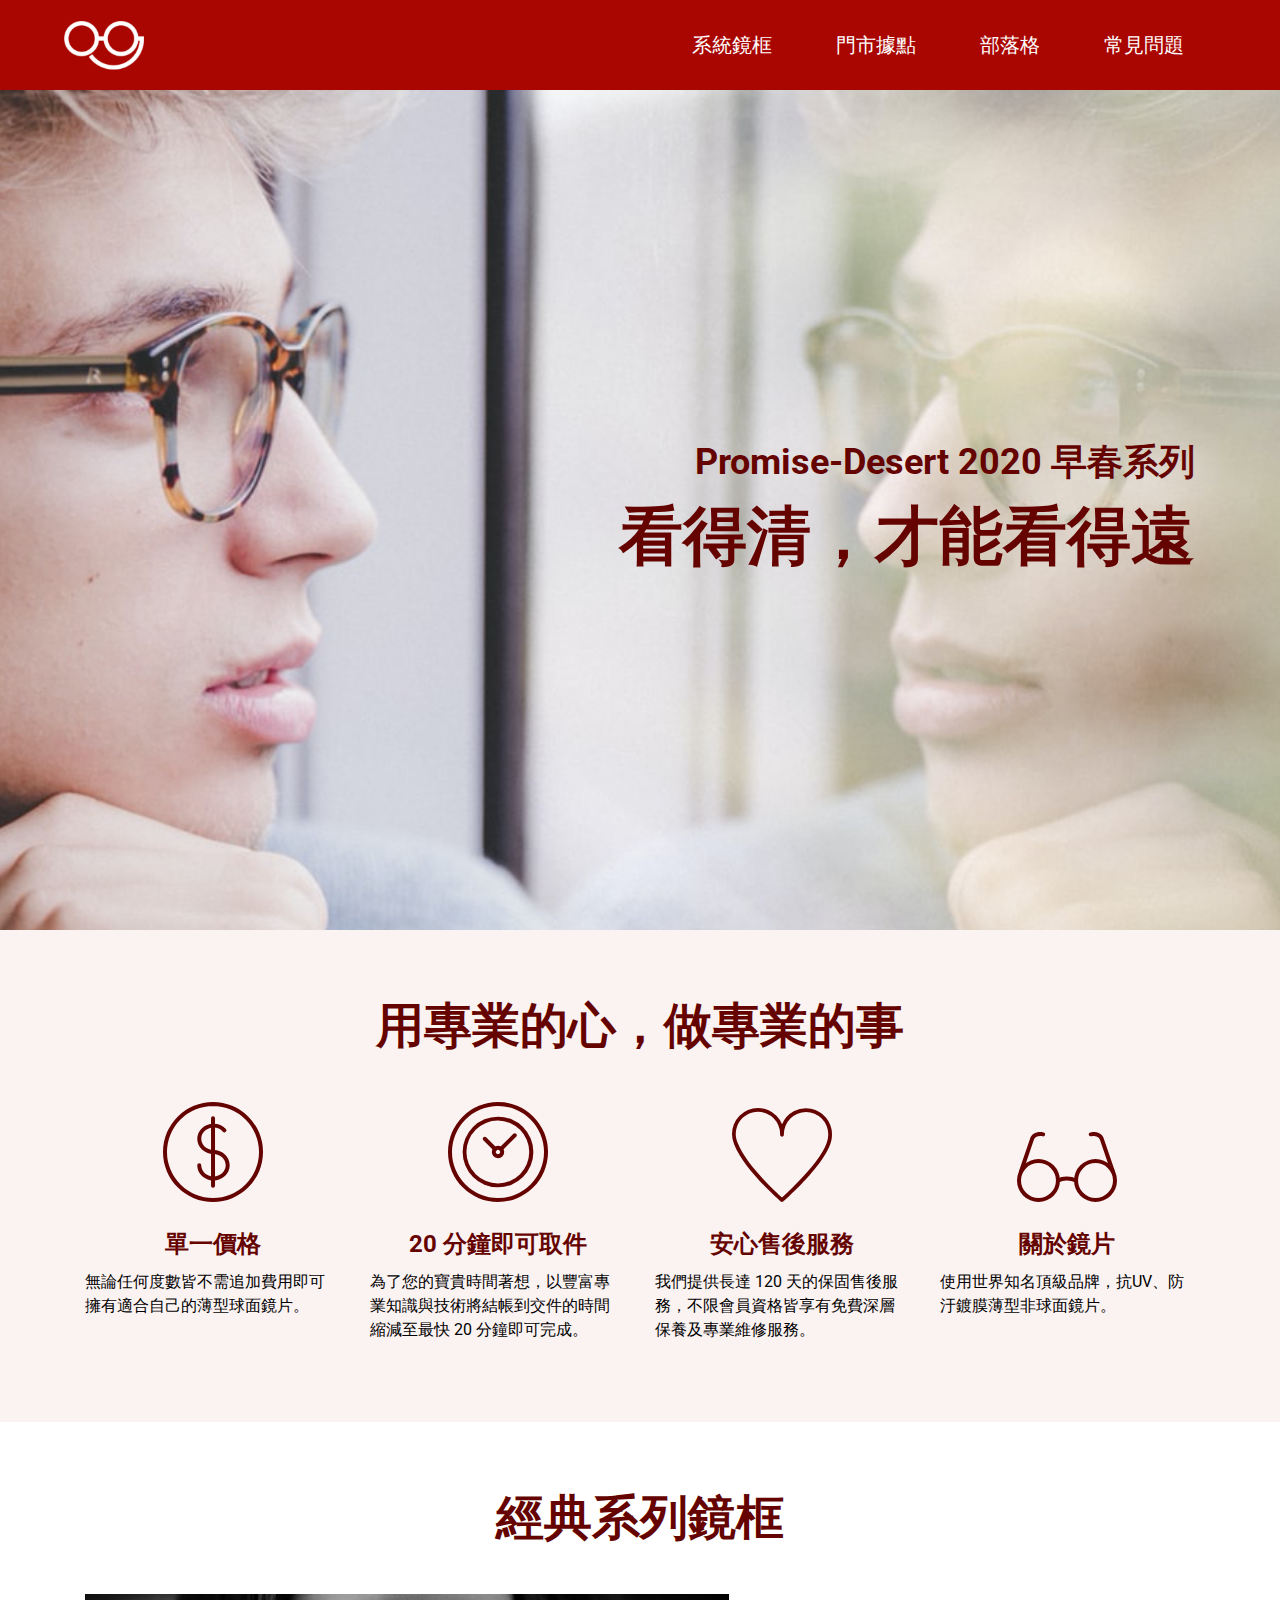
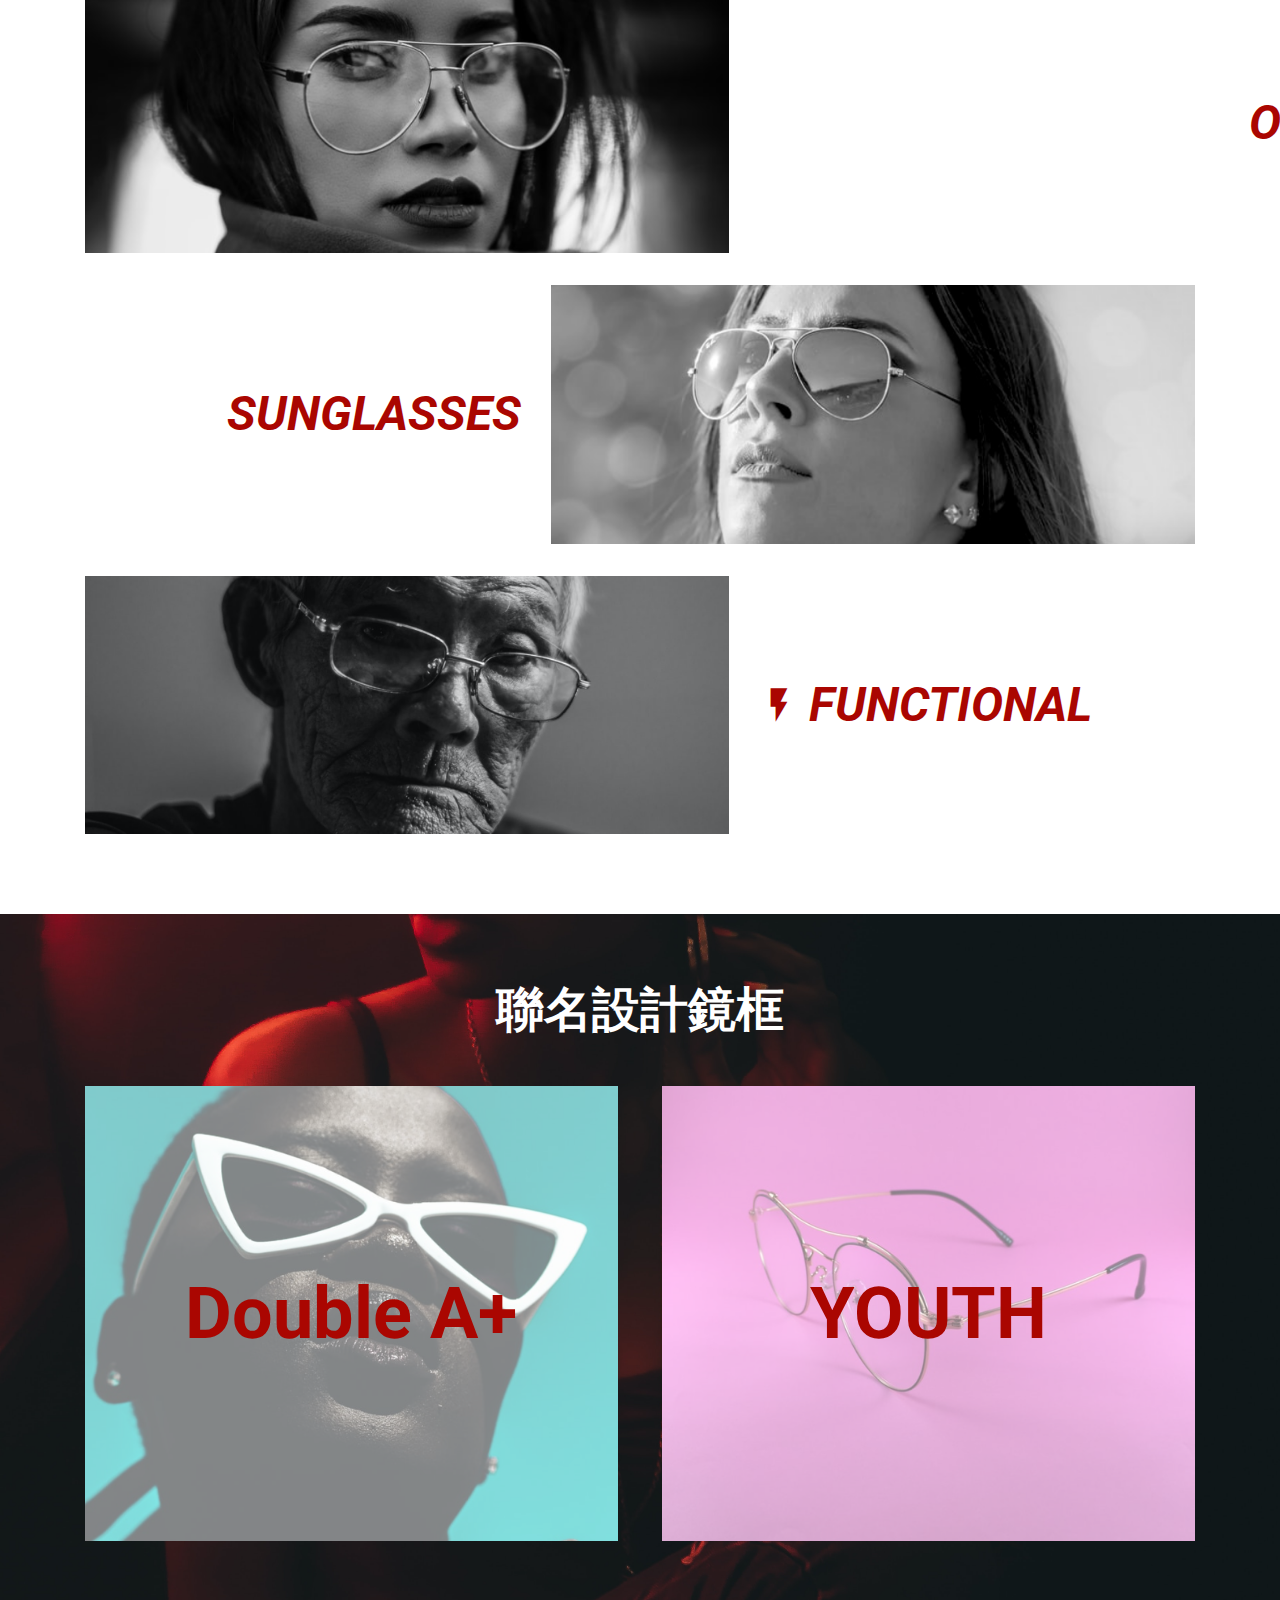
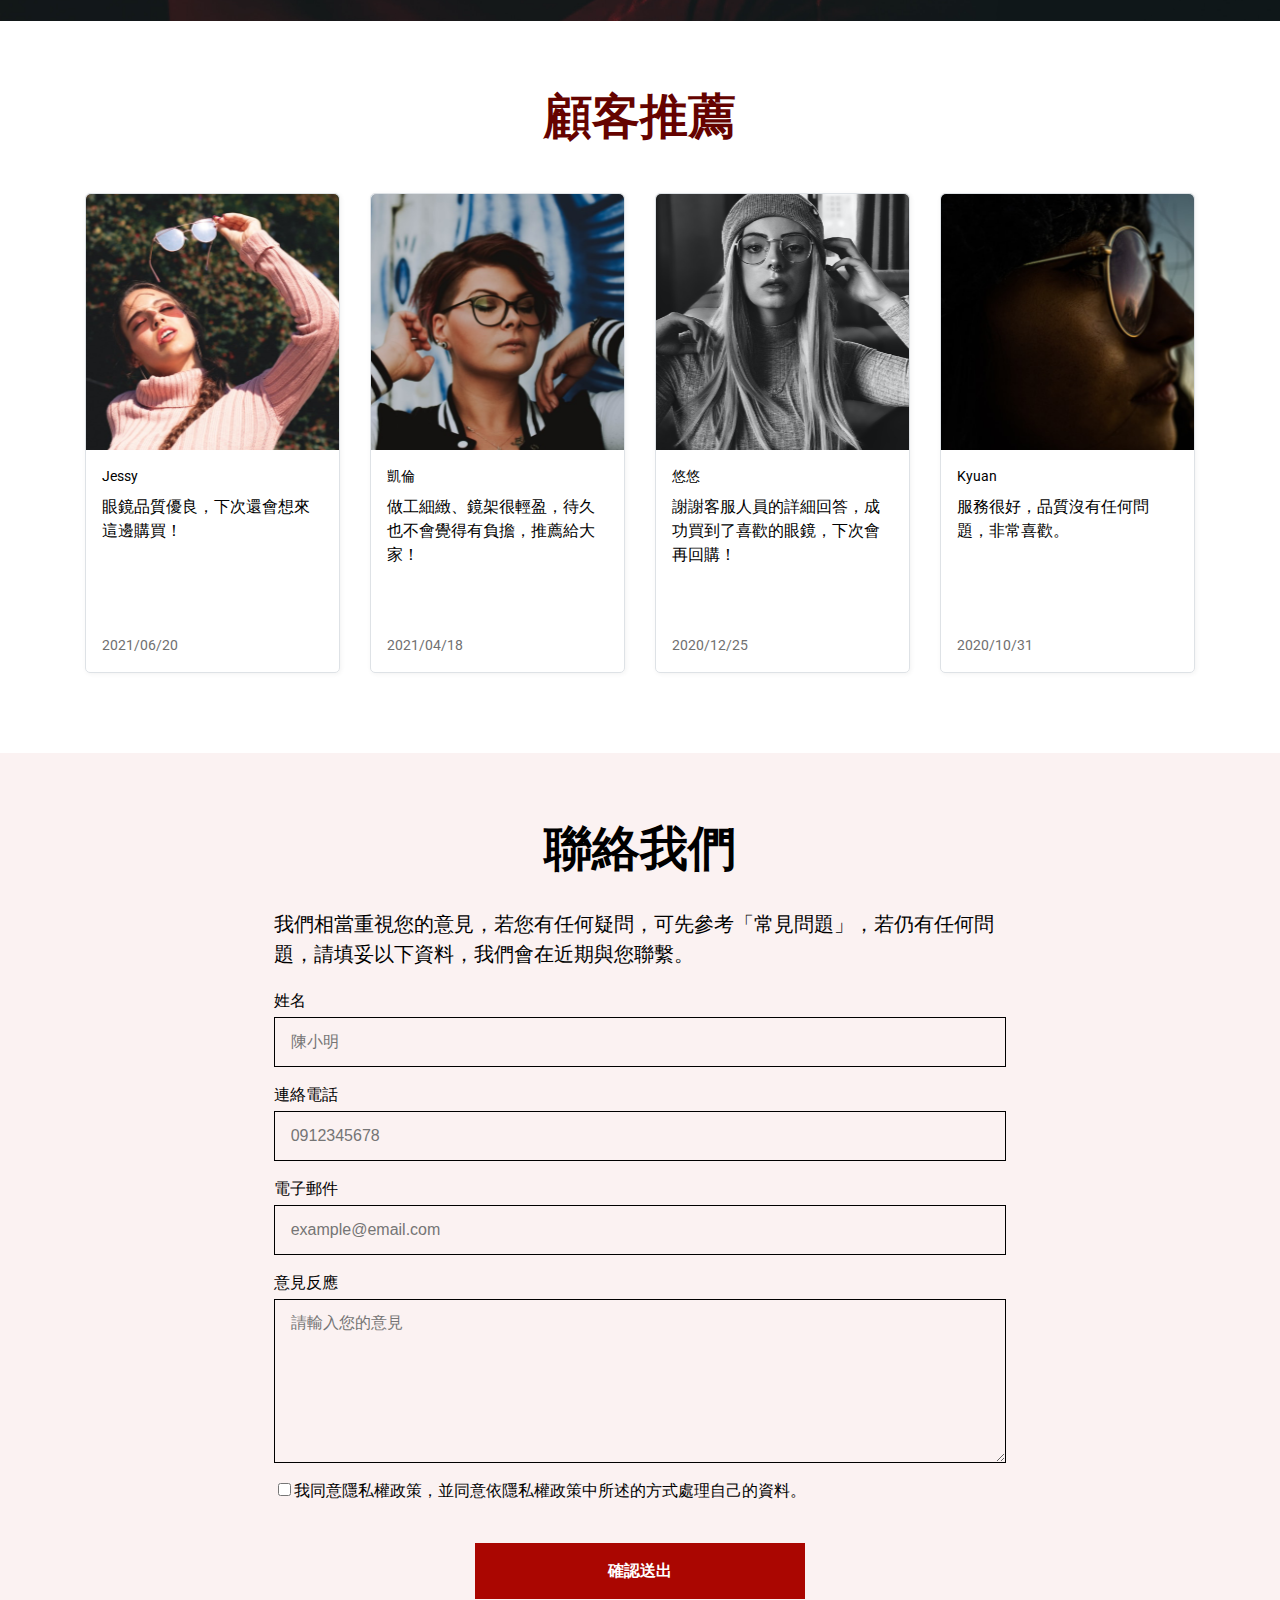
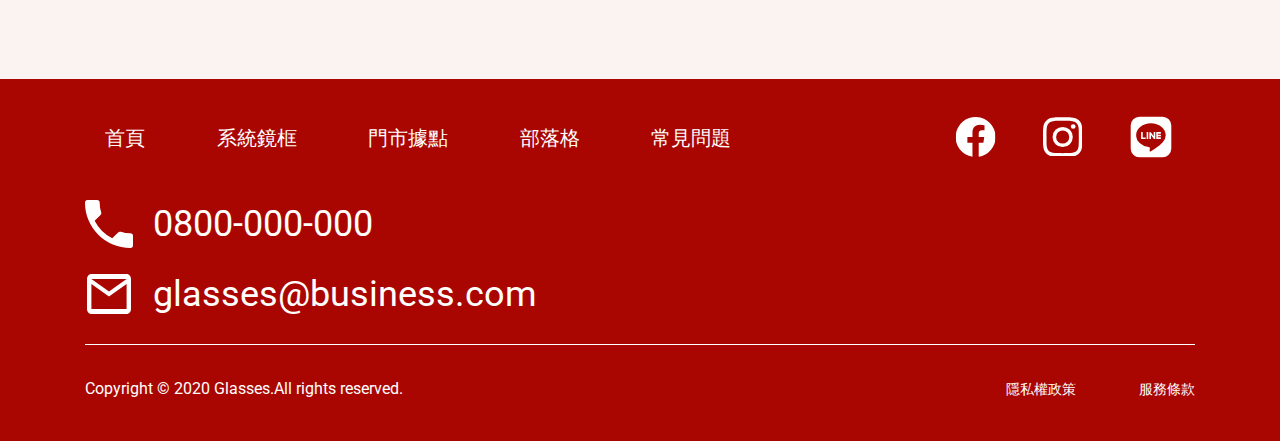
<file: index.html>
<!DOCTYPE html>
<html lang="en">

<head>
  <meta charset="UTF-8">
  <meta name="viewport" content="width=device-width, initial-scale=1.0">
  <meta http-equiv="X-UA-Compatible" content="ie=edge">
  <title>
    首頁
  </title>
  <link
    href="https://fonts.googleapis.com/css2?family=Noto+Sans+TC:wght@400;500;700&family=Roboto:wght@400;500;700&display=swap"
    rel="stylesheet">
  <link href="https://fonts.googleapis.com/icon?family=Material+Icons&style=outlined" rel="stylesheet">
  <link rel="stylesheet" href="./assets/style/all.css">
</head>

<body>
  <header class="header">
    <div class="headerBlock">
      <div class="">
        <a href="index.html" class="headerLogo">glasses</a>
      </div>
      <nav class="headerNav">
        <ul class="headerMenu">
          <li class="headerItem"><a href="productOpcital.html" class="headerLink">系統鏡框</a></li>
          <li class="headerItem"><a href="locate.html" class="headerLink">門市據點</a></li>
          <li class="headerItem"><a href="blog.html" class="headerLink">部落格</a></li>
          <li class="headerItem"><a href="faq.html" class="headerLink">常見問題 </a></li>
        </ul>
      </nav>
    </div>
  </header>

  <div class="main">
    
<section class="banner">
  <div class="container">
    <div class="bannerBlock">
      <h2 class="bannerSubtitle">Promise-Desert 2020 早春系列 </h2>
      <h1 class="bannerTitle">看得清，才能看得遠</h1>
    </div>
  </div>
</section>
<section class="specialty">
  <div class="container">
    <h2 class="indexSubtitle">用專業的心，做專業的事</h2>
    <ul class="specialtyBlock">
      <li class="specialtyCard">
        <img src="assets/images/icon-dollar.svg" alt="money" class="specialtyPic">
        <h3 class="specialtyTitle">單一價格</h3>
        <p class="specialtyContent">
          無論任何度數皆不需追加費用即可擁有適合自己的薄型球面鏡片。
        </p>
      </li>
      <li class="specialtyCard">
        <img src="assets/images/icon-clock.svg" alt="clock" class="specialtyPic">
        <h3 class="specialtyTitle">20 分鐘即可取件</h3>
        <p class="specialtyContent">
          為了您的寶貴時間著想，以豐富專業知識與技術將結帳到交件的時間縮減至最快 20 分鐘即可完成。
        </p>
      </li>
      <li class="specialtyCard">
        <img src="assets/images/icon-heart.svg" alt="heart" class="specialtyPic">
        <h3 class="specialtyTitle">安心售後服務</h3>
        <p class="specialtyContent">
          我們提供長達 120 天的保固售後服務，不限會員資格皆享有免費深層保養及專業維修服務。
        </p>
      </li>
      <li class="specialtyCard">
        <img src="assets/images/icon-glasses.svg" alt="glasses" class="specialtyPic">
        <h3 class="specialtyTitle">關於鏡片</h3>
        <p class="specialtyContent">
          使用世界知名頂級品牌，抗UV、防汙鍍膜薄型非球面鏡片。
        </p>
      </li>
    </ul>
  </div>
</section>
<section class="classic">
  <div class="container">
    <h2 class="indexSubtitle">經典系列鏡框</h2>
    <ul>
      <li class="classicCard">
        <img src="assets/images/product-1.png" alt="經典鏡框" class="classicPic">
        <div class="classicPic-bg classicPic-bg1">
          <h3 class="classicTitle">
            <span class="material-icons">
              auto_awesome
            </span>
            OPTICAL
          </h3>
        </div>
      </li>
      <li class="classicCard flex-d">
        <img src="assets/images/product-2.png" alt="經典鏡框" class="classicPic">
        <div class="classicPic-bg classicPic-bg2">
          <h3 class="classicTitle">
            <span class="material-icons">
              light_mode
            </span>
            SUNGLASSES
          </h3>
        </div>
      </li>
      <li class="classicCard">
        <img src="assets/images/product-3.png" alt="經典鏡框" class="classicPic">
        <div class="classicPic-bg classicPic-bg3">
          <h3 class="classicTitle">
            <span class="material-icons">
              flash_on
            </span>
            FUNCTIONAL
          </h3>
        </div>
      </li>
    </ul>
  </div>
</section>
<section class="design">
  <div class="container">
    <h2 class="indexSubtitle">聯名設計鏡框</h2>
    <ul>
      <li class="designCard">
        <div class="designPic designPic-left">
          <h3 class="designTitle">Double A+</h3>
        </div>
      </li>
      <li class="designCard">
        <div class="designPic designPic-right">
          <h3 class="designTitle">YOUTH</h3>
        </div>
      </li>
    </ul>
  </div>
</section>
<section class="recommend">
  <div class="container">
    <h2 class="indexSubtitle">顧客推薦</h2>
    <ul class="recommendBlock">
      <li class="recommendCard">
        <div class="recommendPic recommendPic-1"></div>
        <div class="recommendFlex">
          <div>
            <h3 class="recommendName">Jessy</h3>
            <p class="recommendContent">
              眼鏡品質優良，下次還會想來這邊購買！
            </p>
          </div>
          <p class="date">2021/06/20</p>
        </div>
      </li>
      <li class="recommendCard">
        <div class="recommendPic recommendPic-2"></div>
        <div class="recommendFlex">
          <div>
            <h3 class="recommendName">凱倫</h3>
            <p class="recommendContent">
              做工細緻、鏡架很輕盈，待久也不會覺得有負擔，推薦給大家！
            </p>
          </div>
          <p class="date">2021/04/18</p>
        </div>
      </li>
      <li class="recommendCard">
        <div class="recommendPic recommendPic-3"></div>
        <div class="recommendFlex">
          <div>
            <h3 class="recommendName">悠悠</h3>
            <p class="recommendContent">
              謝謝客服人員的詳細回答，成功買到了喜歡的眼鏡，下次會再回購！
            </p>
          </div>
          <p class="date">2020/12/25</p>
        </div>
      </li>
      <li class="recommendCard">
        <div class="recommendPic recommendPic-4"></div>
        <div class="recommendFlex">
          <div>
            <h3 class="recommendName">Kyuan</h3>
            <p class="recommendContent">
              服務很好，品質沒有任何問題，非常喜歡。
            </p>
          </div>
          <p class="date">2020/10/31</p>
        </div>
      </li>
    </ul>
  </div>
</section>
<section class="contact">
  <div class="container">
    <div class="contactBlock">
      <h2 class="indexSubtitle">聯絡我們</h2>
      <p class="contactContent">
        我們相當重視您的意見，若您有任何疑問，可先參考「常見問題」，若仍有任何問題，請填妥以下資料，我們會在近期與您聯繫。
      </p>
      <form action="index.html" class="contactForm">
        <div class="contactFlex">
          <label for="name" class="contactFormTitle">姓名</label>
          <input class="contactInput" type="text" name="name" id="name" placeholder="陳小明">
        </div>
        <div class="contactFlex">
          <label for="tel" class="contactFormTitle">連絡電話</label>
          <input class="contactInput" type="tel" name="tel" id="tel" placeholder="0912345678">
        </div>
        <div class="contactFlex">
          <label for="mail" class="contactFormTitle">電子郵件</label>
          <input class="contactInput" type="email" name="mail" id="mail" placeholder="example@email.com">
        </div>
        <div class="contactFlex">
          <label for="feedback" class="contactFormTitle">意見反應</label>
          <textarea class="contactTextarea" name="feedback" id="feedback" cols="30" rows="10"
            placeholder="請輸入您的意見"></textarea>
        </div>
        <div class="agree">
          <input type="checkbox" name="agree" id="agree">
          <div>
            <label for="agree">我同意隱私權政策，並同意依隱私權政策中所述的方式處理自己的資料。</label>
          </div>
        </div>
        <div class="btn">
          <input type="submit" value="確認送出">
        </div>
      </form>
    </div>
  </div>
</section>
  </div>

  <footer class="footer">
    <div class="container">
      <div class="footerBlock">
        <nav class="footerNav">
          <ul class="footerMenu">
            <li><a href="index.html" class="footerLink">首頁</a></li>
            <li><a href="productOpcital.html" class="footerLink">系統鏡框</a></li>
            <li><a href="locate.html" class="footerLink">門市據點</a></li>
            <li><a href="blog.html" class="footerLink">部落格</a></li>
            <li><a href="faq.html" class="footerLink">常見問題</a></li>
          </ul>
          <ul class="footerContact">
            <li>
              <a href="tel:+886800-000-000" class="footerContactLink">
                <img src="assets/images/icon-phone.svg" alt="phone" class="footerContactPic">0800-000-000
              </a>
            </li>
            <li>
              <a href="mailto:glasses@business.com" class="footerContactLink">
                <img src="assets/images/icon-mail.svg" alt="mail" class="footerContactPic">glasses@business.com
              </a>
            </li>
          </ul>
        </nav>

        <nav class="social">
          <ul class="socialMenu">
            <li>
              <a href="http://facebook.com.tw" class="socialLink">
                <img src="assets/images/icon-fb.svg" alt="facebook" class="socialIcon">
              </a>
            </li>
            <li>
              <a href="http://instagram.com.tw" class="socialLink">
                <img src="assets/images/icon-ig.svg" alt="instagram" class="socialIcon">
              </a>
            </li>
            <li><a href="https://line.me/zh-hant/" class="socialLink">
                <img src="assets/images/icon-line.svg" alt="line" class="socialIcon">
              </a>
            </li>
          </ul>
        </nav>
      </div>
      <div class="copyright privacy">
        <p class="copyrightText">Copyright © 2020 Glasses.All rights reserved.</p>
        <ul class="privacyMenu">
          <li class="privacyItem"><a href="#" class="privacyLink">隱私權政策</a></li>
          <li class="privacyItem"><a href="#" class="privacyLink">服務條款</a></li>
        </ul>
      </div>
    </div>

  </footer>
  <script src="./assets/js/vendors.js"></script>
  <script src="./assets/js/all.js"></script>
</body>

</html>
</file>
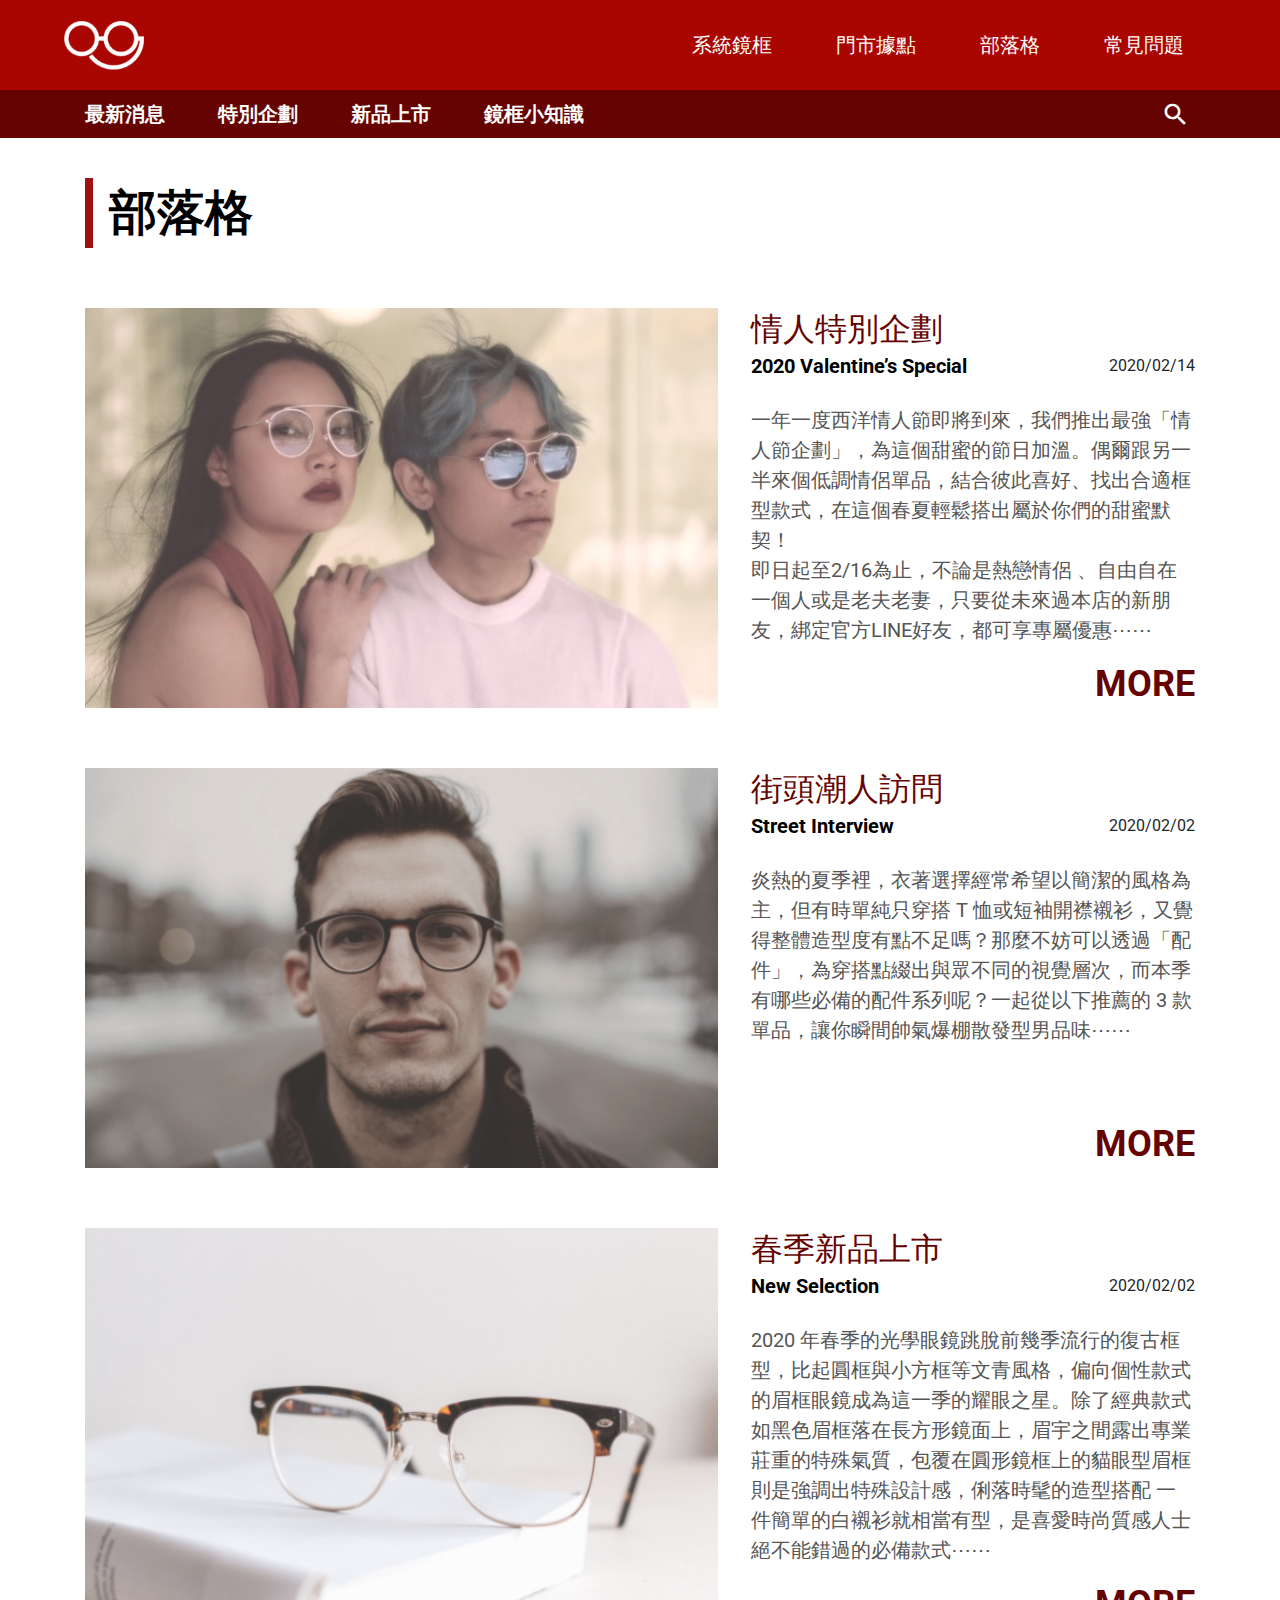
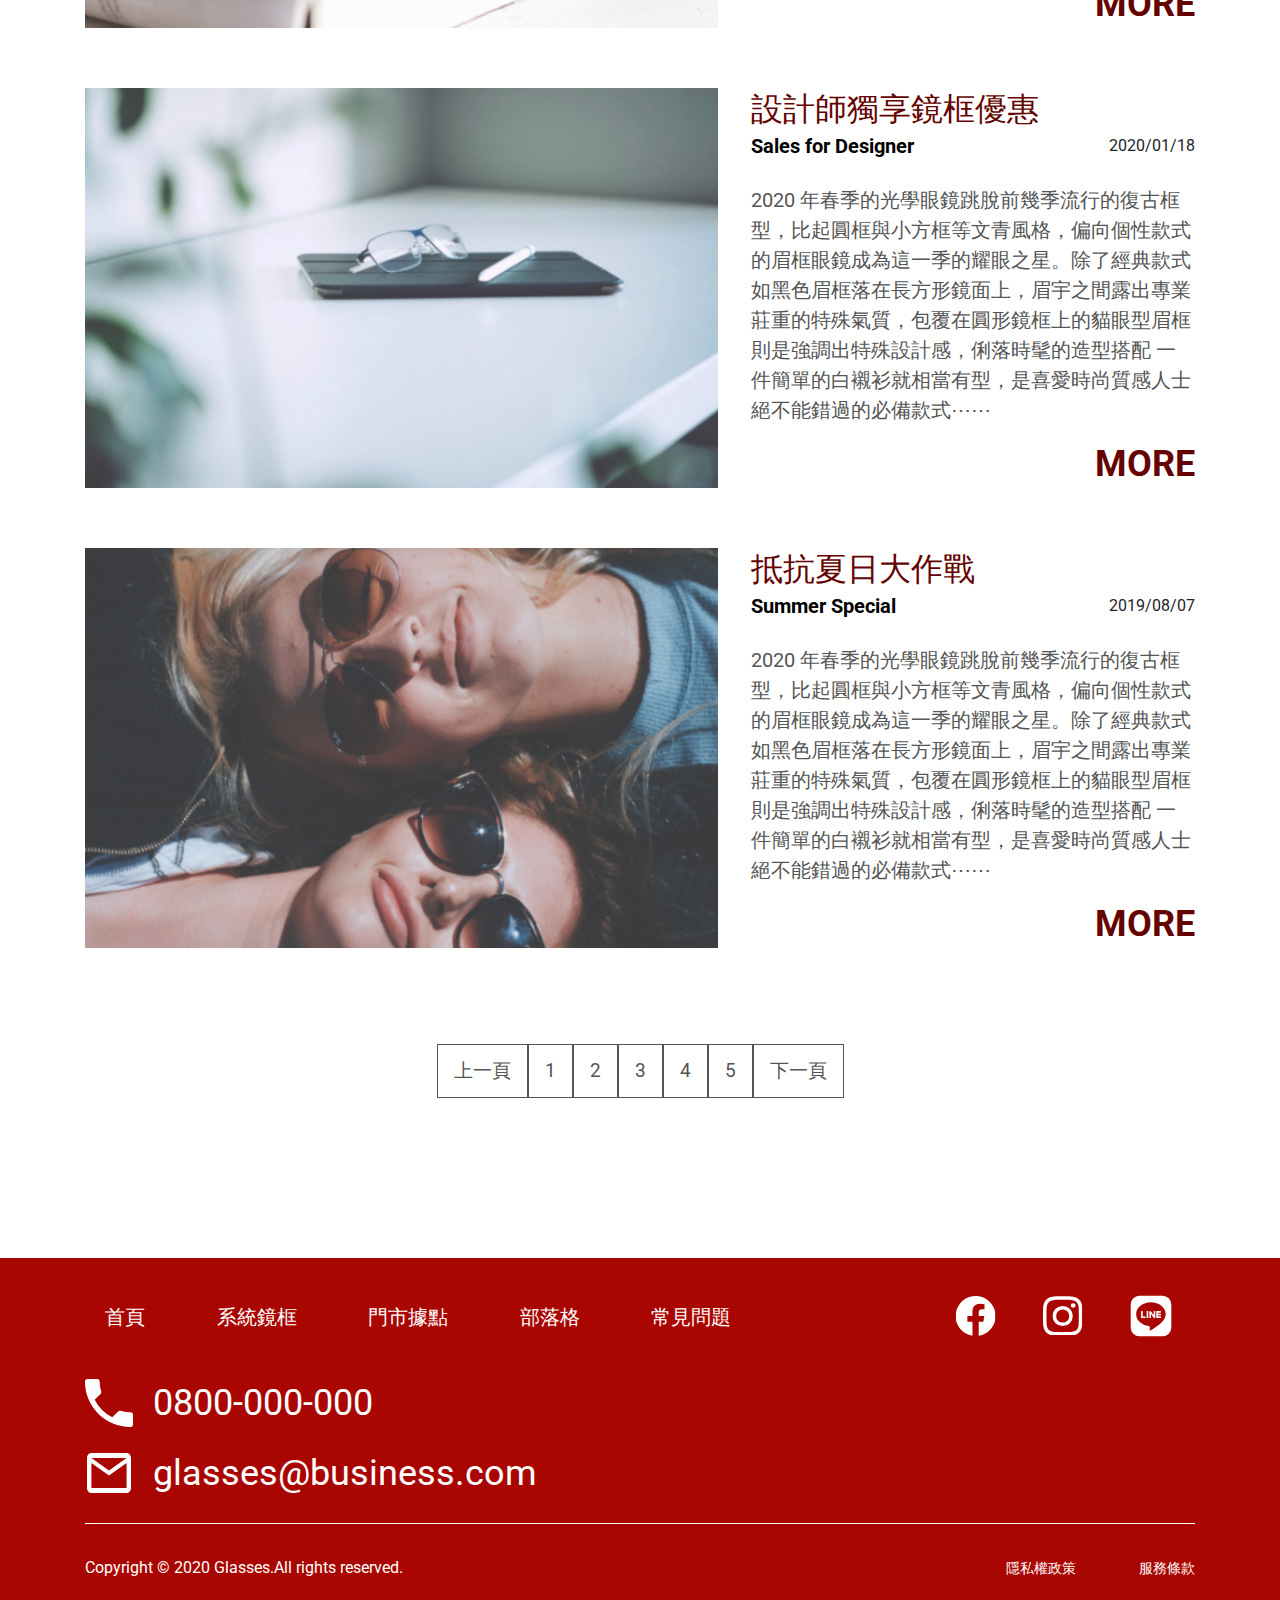
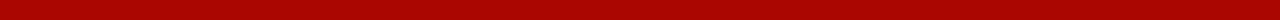
<file: blog.html>
<!DOCTYPE html>
<html lang="en">

<head>
  <meta charset="UTF-8">
  <meta name="viewport" content="width=device-width, initial-scale=1.0">
  <meta http-equiv="X-UA-Compatible" content="ie=edge">
  <title>
    部落格
  </title>
  <link
    href="https://fonts.googleapis.com/css2?family=Noto+Sans+TC:wght@400;500;700&family=Roboto:wght@400;500;700&display=swap"
    rel="stylesheet">
  <link href="https://fonts.googleapis.com/icon?family=Material+Icons&style=outlined" rel="stylesheet">
  <link rel="stylesheet" href="./assets/style/all.css">
</head>

<body>
  <header class="header">
    <div class="headerBlock">
      <div class="">
        <a href="index.html" class="headerLogo">glasses</a>
      </div>
      <nav class="headerNav">
        <ul class="headerMenu">
          <li class="headerItem"><a href="productOpcital.html" class="headerLink">系統鏡框</a></li>
          <li class="headerItem"><a href="locate.html" class="headerLink">門市據點</a></li>
          <li class="headerItem"><a href="blog.html" class="headerLink">部落格</a></li>
          <li class="headerItem"><a href="faq.html" class="headerLink">常見問題 </a></li>
        </ul>
      </nav>
    </div>
  </header>

  <div class="main">
    
<div class="blogHeader">
    <div class="container">
        <nav class="blogHeaderNav">
            <ul class="blogHeaderMenu">
                <li><a href="#" class="blogHeaderLink">最新消息</a></li>
                <li><a href="#" class="blogHeaderLink">特別企劃</a></li>
                <li><a href="#" class="blogHeaderLink">新品上市</a></li>
                <li><a href="#" class="blogHeaderLink">鏡框小知識</a></li>
            </ul>
            <div class="search">
                <a href="#" class="searchLink">
                    <span class="material-icons searchIcon">
                        search
                    </span>
                </a>
            </div>
        </nav>
    </div>
</div>
<div class="blog">
    <div class="blogBlock">
        <div class="container">
            <h1 class="blogTitle">部落格</h1>
            <section class="article">
                <ul class="articleMenu">
                    <li class="articleCard">
                        <div class="articlePic articlePic-1"></div>
                        <article class="articleContent">
                            <div>
                                <h2 class="articleTitle">情人特別企劃</h2>
                                <div class="flex mb-space">
                                    <h3 class="articleSubtitle">2020 Valentine’s Special</h3>
                                    <span class="articleDate">2020/02/14</span>
                                </div>
                                <p class="articleSummary">
                                    一年一度西洋情人節即將到來，我們推出最強「情人節企劃」，為這個甜蜜的節日加溫。偶爾跟另一半來個低調情侶單品，結合彼此喜好、找出合適框型款式，在這個春夏輕鬆搭出屬於你們的甜蜜默契！
                                    <br class="d-none">
                                    即日起至2/16為止，不論是熱戀情侶
                                    <span class="d-none">、自由自在一個人或是老夫老妻，只要從未來過本店的新朋友，綁定官方LINE好友，都可享專屬優惠</span>⋯⋯
                                    <a href="blogInfo.html" class="moreLink padMode">MORE</a>
                                </p>
                            </div>
                            <a href="blogInfo.html" class="moreLink pcMode">MORE</a>
                        </article>
                    </li>
                    <li class="articleCard">
                        <div class="articlePic articlePic-2"></div>
                        <article class="articleContent">
                            <div>
                                <h2 class="articleTitle">街頭潮人訪問</h2>
                                <div class="flex mb-space">
                                    <h3 class="articleSubtitle">Street Interview</h3>
                                    <span class="articleDate">2020/02/02</span>
                                </div>
                                <p class="articleSummary">
                                    炎熱的夏季裡，衣著選擇經常希望以簡潔的風格為主，但有時單純只穿搭 T
                                    恤或短袖開襟襯衫，又覺得整體造型度有點不足嗎？那麼不妨可以透過「配件」，為穿搭點綴出與眾不同的視覺層次，而本季有哪些必備的配件系列呢？一起從以下推薦的 3
                                    款單品，讓你瞬間帥氣爆棚散發型男品味⋯⋯
                                    <a href="blogInfo.html" class="moreLink padMode">MORE</a>
                                </p>
                            </div>
                            <a href="blogInfo.html" class="moreLink pcMode">MORE</a>
                        </article>
                    </li>
                    <li class="articleCard">
                        <div class="articlePic articlePic-3"></div>
                        <article class="articleContent">
                            <div>
                                <h2 class="articleTitle">春季新品上市</h2>
                                <div class="flex mb-space">
                                    <h3 class="articleSubtitle">New Selection</h3>
                                    <span class="articleDate">2020/02/02</span>
                                </div>
                                <p class="articleSummary">
                                    2020
                                    年春季的光學眼鏡跳脫前幾季流行的復古框型，比起圓框與小方框等文青風格，偏向個性款式的眉框眼鏡成為這一季的耀眼之星。除了經典款式如黑色眉框落在長方形鏡面上，眉宇之間露出專業莊重的特殊氣質，包覆在圓形鏡框上的貓眼型眉框則是強調出特殊設計感，俐落時髦的造型搭配
                                    <span class="d-none">一件簡單的白襯衫就相當有型，是喜愛時尚質感人士絕不能錯過的必備款式</span>⋯⋯
                                    <a href="blogInfo.html" class="moreLink padMode">MORE</a>
                                </p>
                            </div>
                            <a href="blogInfo.html" class="moreLink pcMode">MORE</a>
                        </article>
                    </li>
                    <li class="articleCard">
                        <div class="articlePic articlePic-4"></div>
                        <article class="articleContent">
                            <div>
                                <h2 class="articleTitle">設計師獨享鏡框優惠</h2>
                                <div class="flex mb-space">
                                    <h3 class="articleSubtitle">Sales for Designer</h3>
                                    <span class="articleDate">2020/01/18</span>
                                </div>
                                <p class="articleSummary">
                                    2020
                                    年春季的光學眼鏡跳脫前幾季流行的復古框型，比起圓框與小方框等文青風格，偏向個性款式的眉框眼鏡成為這一季的耀眼之星。除了經典款式如黑色眉框落在長方形鏡面上，眉宇之間露出專業莊重的特殊氣質，包覆在圓形鏡框上的貓眼型眉框則是強調出特殊設計感，俐落時髦的造型搭配
                                    <span class="d-none">一件簡單的白襯衫就相當有型，是喜愛時尚質感人士絕不能錯過的必備款式</span>⋯⋯
                                    <a href="blogInfo.html" class="moreLink padMode">MORE</a>
                                </p>
                            </div>
                            <a href="blogInfo.html" class="moreLink pcMode">MORE</a>
                        </article>
                    </li>
                    <li class="articleCard">
                        <div class="articlePic articlePic-5"></div>
                        <article class="articleContent">
                            <div>
                                <h2 class="articleTitle">抵抗夏日大作戰</h2>
                                <div class="flex mb-space">
                                    <h3 class="articleSubtitle">Summer Special</h3>
                                    <span class="articleDate">2019/08/07</span>
                                </div>
                                <p class="articleSummary">
                                    2020
                                    年春季的光學眼鏡跳脫前幾季流行的復古框型，比起圓框與小方框等文青風格，偏向個性款式的眉框眼鏡成為這一季的耀眼之星。除了經典款式如黑色眉框落在長方形鏡面上，眉宇之間露出專業莊重的特殊氣質，包覆在圓形鏡框上的貓眼型眉框則是強調出特殊設計感，俐落時髦的造型搭配
                                    <span class="d-none">一件簡單的白襯衫就相當有型，是喜愛時尚質感人士絕不能錯過的必備款式</span>⋯⋯
                                    <a href="blogInfo.html" class="moreLink padMode">MORE</a>
                                </p>
                            </div>
                            <a href="blogInfo.html" class="moreLink pcMode">MORE</a>
                        </article>
                    </li>
                </ul>
            </section>
            <ul class="pageBar">
                <li><a href="#" class="pageLink">上一頁</a></li>
                <li><a href="#" class="pageLink">1</a></li>
                <li><a href="#" class="pageLink">2</a></li>
                <li><a href="#" class="pageLink">3</a></li>
                <li><a href="#" class="pageLink">4</a></li>
                <li><a href="#" class="pageLink">5</a></li>
                <li><a href="#" class="pageLink">下一頁</a></li>
            </ul>
        </div>
    </div>
</div>
  </div>

  <footer class="footer">
    <div class="container">
      <div class="footerBlock">
        <nav class="footerNav">
          <ul class="footerMenu">
            <li><a href="index.html" class="footerLink">首頁</a></li>
            <li><a href="productOpcital.html" class="footerLink">系統鏡框</a></li>
            <li><a href="locate.html" class="footerLink">門市據點</a></li>
            <li><a href="blog.html" class="footerLink">部落格</a></li>
            <li><a href="faq.html" class="footerLink">常見問題</a></li>
          </ul>
          <ul class="footerContact">
            <li>
              <a href="tel:+886800-000-000" class="footerContactLink">
                <img src="assets/images/icon-phone.svg" alt="phone" class="footerContactPic">0800-000-000
              </a>
            </li>
            <li>
              <a href="mailto:glasses@business.com" class="footerContactLink">
                <img src="assets/images/icon-mail.svg" alt="mail" class="footerContactPic">glasses@business.com
              </a>
            </li>
          </ul>
        </nav>

        <nav class="social">
          <ul class="socialMenu">
            <li>
              <a href="http://facebook.com.tw" class="socialLink">
                <img src="assets/images/icon-fb.svg" alt="facebook" class="socialIcon">
              </a>
            </li>
            <li>
              <a href="http://instagram.com.tw" class="socialLink">
                <img src="assets/images/icon-ig.svg" alt="instagram" class="socialIcon">
              </a>
            </li>
            <li><a href="https://line.me/zh-hant/" class="socialLink">
                <img src="assets/images/icon-line.svg" alt="line" class="socialIcon">
              </a>
            </li>
          </ul>
        </nav>
      </div>
      <div class="copyright privacy">
        <p class="copyrightText">Copyright © 2020 Glasses.All rights reserved.</p>
        <ul class="privacyMenu">
          <li class="privacyItem"><a href="#" class="privacyLink">隱私權政策</a></li>
          <li class="privacyItem"><a href="#" class="privacyLink">服務條款</a></li>
        </ul>
      </div>
    </div>

  </footer>
  <script src="./assets/js/vendors.js"></script>
  <script src="./assets/js/all.js"></script>
</body>

</html>
</file>
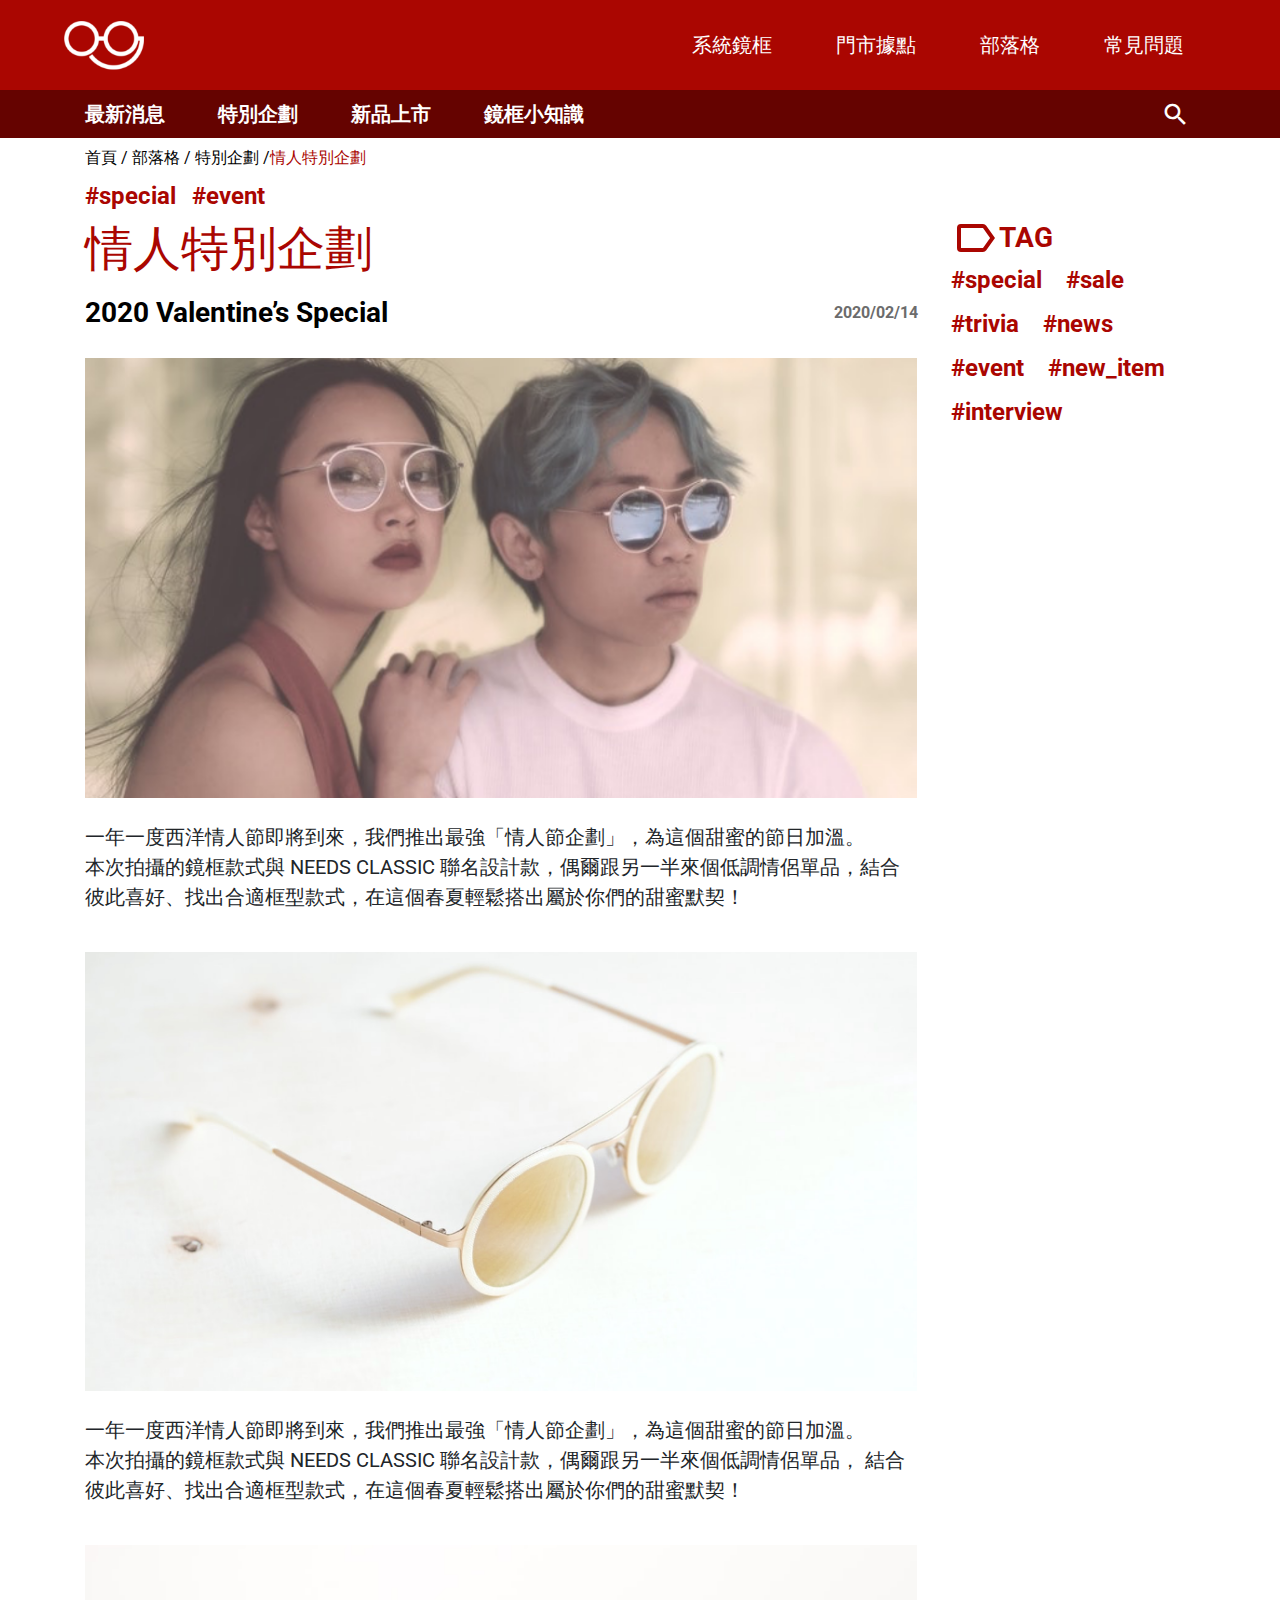
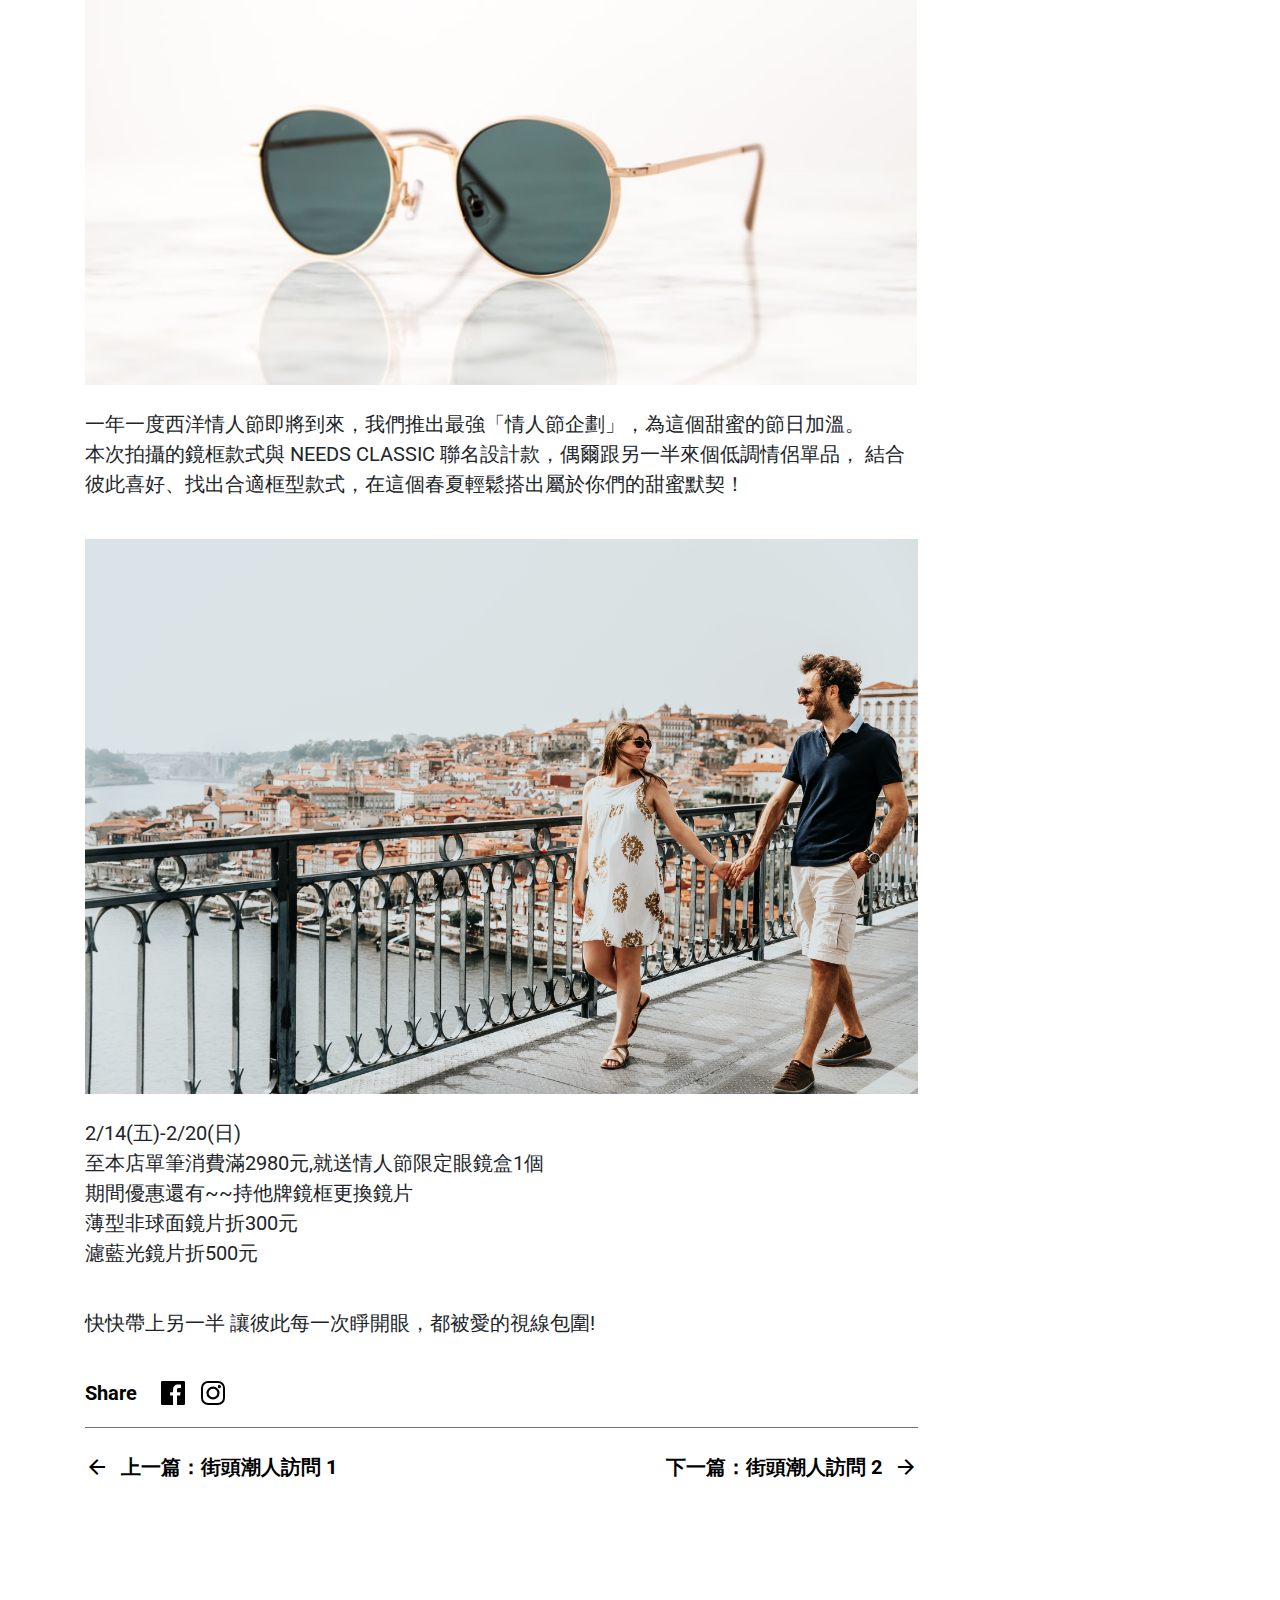
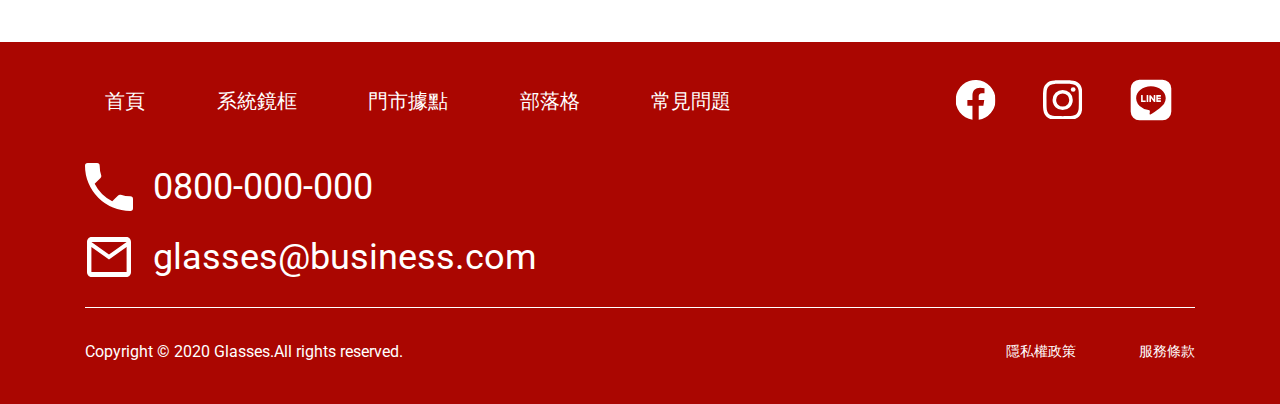
<file: blogInfo.html>
<!DOCTYPE html>
<html lang="en">

<head>
  <meta charset="UTF-8">
  <meta name="viewport" content="width=device-width, initial-scale=1.0">
  <meta http-equiv="X-UA-Compatible" content="ie=edge">
  <title>
    情人特別企劃-部落格
  </title>
  <link
    href="https://fonts.googleapis.com/css2?family=Noto+Sans+TC:wght@400;500;700&family=Roboto:wght@400;500;700&display=swap"
    rel="stylesheet">
  <link href="https://fonts.googleapis.com/icon?family=Material+Icons&style=outlined" rel="stylesheet">
  <link rel="stylesheet" href="./assets/style/all.css">
</head>

<body>
  <header class="header">
    <div class="headerBlock">
      <div class="">
        <a href="index.html" class="headerLogo">glasses</a>
      </div>
      <nav class="headerNav">
        <ul class="headerMenu">
          <li class="headerItem"><a href="productOpcital.html" class="headerLink">系統鏡框</a></li>
          <li class="headerItem"><a href="locate.html" class="headerLink">門市據點</a></li>
          <li class="headerItem"><a href="blog.html" class="headerLink">部落格</a></li>
          <li class="headerItem"><a href="faq.html" class="headerLink">常見問題 </a></li>
        </ul>
      </nav>
    </div>
  </header>

  <div class="main">
    

<div class="blogHeader">
    <div class="container">
        <nav class="blogHeaderNav">
            <ul class="blogHeaderMenu">
                <li><a href="#" class="blogHeaderLink">最新消息</a></li>
                <li><a href="#" class="blogHeaderLink">特別企劃</a></li>
                <li><a href="#" class="blogHeaderLink">新品上市</a></li>
                <li><a href="#" class="blogHeaderLink">鏡框小知識</a></li>
            </ul>
            <div class="search">
                <a href="#" class="searchLink">
                    <span class="material-icons searchIcon">
                        search
                    </span>
                </a>
            </div>
        </nav>
    </div>
</div>
<div class="blogInfo">
    <div class="container">
        <div class="blogInfoMain">
            <div class="blogInfoHeader">
                <p class="blogInfoPath">首頁 / 部落格 / 特別企劃 /<span>情人特別企劃</span></p>
                <ul class="blogInfoTag">
                    <li><a href="#" class="blogInfoLink">#special</a></li>
                    <li><a href="#" class="blogInfoLink">#event</a></li>
                </ul>
            </div>
            <section class="blogInfoBlock">
                <div class="blogInfoDetail">
                    <h1 class="blogInfoTitle">情人特別企劃</h1>
                    <h2 class="blogInfoSubtitle">2020 Valentine’s Special <span>2020/02/14</span></h2>
                    <img src="assets/images/blog-9.png" class="blogInfoPic" alt="情侶照">
                    <p class="blogInfoContent">
                        一年一度西洋情人節即將到來，我們推出最強「情人節企劃」，為這個甜蜜的節日加溫。<br>本次拍攝的鏡框款式與 NEEDS CLASSIC
                        聯名設計款，偶爾跟另一半來個低調情侶單品，結合彼此喜好、找出合適框型款式，在這個春夏輕鬆搭出屬於你們的甜蜜默契！
                    </p>
                    <img src="assets/images/blog-6.png" class="blogInfoPic" alt="黃色太陽眼鏡">
                    <p class="blogInfoContent">
                        一年一度西洋情人節即將到來，我們推出最強「情人節企劃」，為這個甜蜜的節日加溫。<br>本次拍攝的鏡框款式與 NEEDS CLASSIC 聯名設計款，偶爾跟另一半來個低調情侶單品，
                        結合彼此喜好、找出合適框型款式，在這個春夏輕鬆搭出屬於你們的甜蜜默契！
                    </p>
                    <img src="assets/images/blog-7.png" class="blogInfoPic" alt="黑色墨鏡">
                    <p class="blogInfoContent">
                        一年一度西洋情人節即將到來，我們推出最強「情人節企劃」，為這個甜蜜的節日加溫。<br>本次拍攝的鏡框款式與 NEEDS CLASSIC 聯名設計款，偶爾跟另一半來個低調情侶單品，
                        結合彼此喜好、找出合適框型款式，在這個春夏輕鬆搭出屬於你們的甜蜜默契！
                    </p>
                    <img src="assets/images/blog-10.jpg" class="blogInfoPic" alt="情侶牽手散步">
                    <p class="blogInfoContent">
                        2/14(五)-2/20(日)<br>至本店單筆消費滿2980元,就送情人節限定眼鏡盒1個<br>期間優惠還有~~持他牌鏡框更換鏡片<br>薄型非球面鏡片折300元<br>濾藍光鏡片折500元
                    </p>
                    <p class="blogInfoContent">
                        快快帶上另一半 讓彼此每一次睜開眼，都被愛的視線包圍!
                    </p>
                    <ul class="blogInfoSocial">
                        <li class="blogInfoSocialText">Share</li>
                        <li>
                            <a href="https://www.facebook.com" class="blogInfoSocialLink">
                                <img src="assets/images/logo-facebook.svg" alt="fb" class="blogInfoSocialIcon">
                            </a>
                        </li>
                        <li>
                            <a href="https://www.instagram.com/" class="blogInfoSocialLink">
                                <img src="assets/images/logo-instagram.svg" alt="ig" class="blogInfoSocialIcon">
                            </a>
                        </li>
                    </ul>
                    <div class="pageTurn">
                        <a href="#" class="back">
                            <span class="material-icons">
                                arrow_back
                            </span>
                            上一篇：街頭潮人訪問 1
                        </a>
                        <a href="#" class="forward">
                            下一篇：街頭潮人訪問 2
                            <span class="material-icons">
                                arrow_forward
                            </span>
                        </a>
                    </div>
                </div>
                <div class="hushTag">
                    <h2 class="hushTagTitle">
                        <img src="assets/images/icon-tag.svg" alt="tag" class="hushTagPic">TAG
                    </h2>
                    <ul class="hushTagBlock">
                        <li><a href="#" class="hushTagLink">#special</a></li>
                        <li><a href="#" class="hushTagLink">#sale</a></li>
                        <li><a href="#" class="hushTagLink">#trivia</a></li>
                        <li><a href="#" class="hushTagLink">#news</a></li>
                        <li><a href="#" class="hushTagLink">#event</a></li>
                        <li><a href="#" class="hushTagLink">#new_item</a></li>
                        <li><a href="#" class="hushTagLink">#interview</a></li>
                    </ul>
                </div>
            </section>
        </div>
    </div>
</div>
  </div>

  <footer class="footer">
    <div class="container">
      <div class="footerBlock">
        <nav class="footerNav">
          <ul class="footerMenu">
            <li><a href="index.html" class="footerLink">首頁</a></li>
            <li><a href="productOpcital.html" class="footerLink">系統鏡框</a></li>
            <li><a href="locate.html" class="footerLink">門市據點</a></li>
            <li><a href="blog.html" class="footerLink">部落格</a></li>
            <li><a href="faq.html" class="footerLink">常見問題</a></li>
          </ul>
          <ul class="footerContact">
            <li>
              <a href="tel:+886800-000-000" class="footerContactLink">
                <img src="assets/images/icon-phone.svg" alt="phone" class="footerContactPic">0800-000-000
              </a>
            </li>
            <li>
              <a href="mailto:glasses@business.com" class="footerContactLink">
                <img src="assets/images/icon-mail.svg" alt="mail" class="footerContactPic">glasses@business.com
              </a>
            </li>
          </ul>
        </nav>

        <nav class="social">
          <ul class="socialMenu">
            <li>
              <a href="http://facebook.com.tw" class="socialLink">
                <img src="assets/images/icon-fb.svg" alt="facebook" class="socialIcon">
              </a>
            </li>
            <li>
              <a href="http://instagram.com.tw" class="socialLink">
                <img src="assets/images/icon-ig.svg" alt="instagram" class="socialIcon">
              </a>
            </li>
            <li><a href="https://line.me/zh-hant/" class="socialLink">
                <img src="assets/images/icon-line.svg" alt="line" class="socialIcon">
              </a>
            </li>
          </ul>
        </nav>
      </div>
      <div class="copyright privacy">
        <p class="copyrightText">Copyright © 2020 Glasses.All rights reserved.</p>
        <ul class="privacyMenu">
          <li class="privacyItem"><a href="#" class="privacyLink">隱私權政策</a></li>
          <li class="privacyItem"><a href="#" class="privacyLink">服務條款</a></li>
        </ul>
      </div>
    </div>

  </footer>
  <script src="./assets/js/vendors.js"></script>
  <script src="./assets/js/all.js"></script>
</body>

</html>
</file>
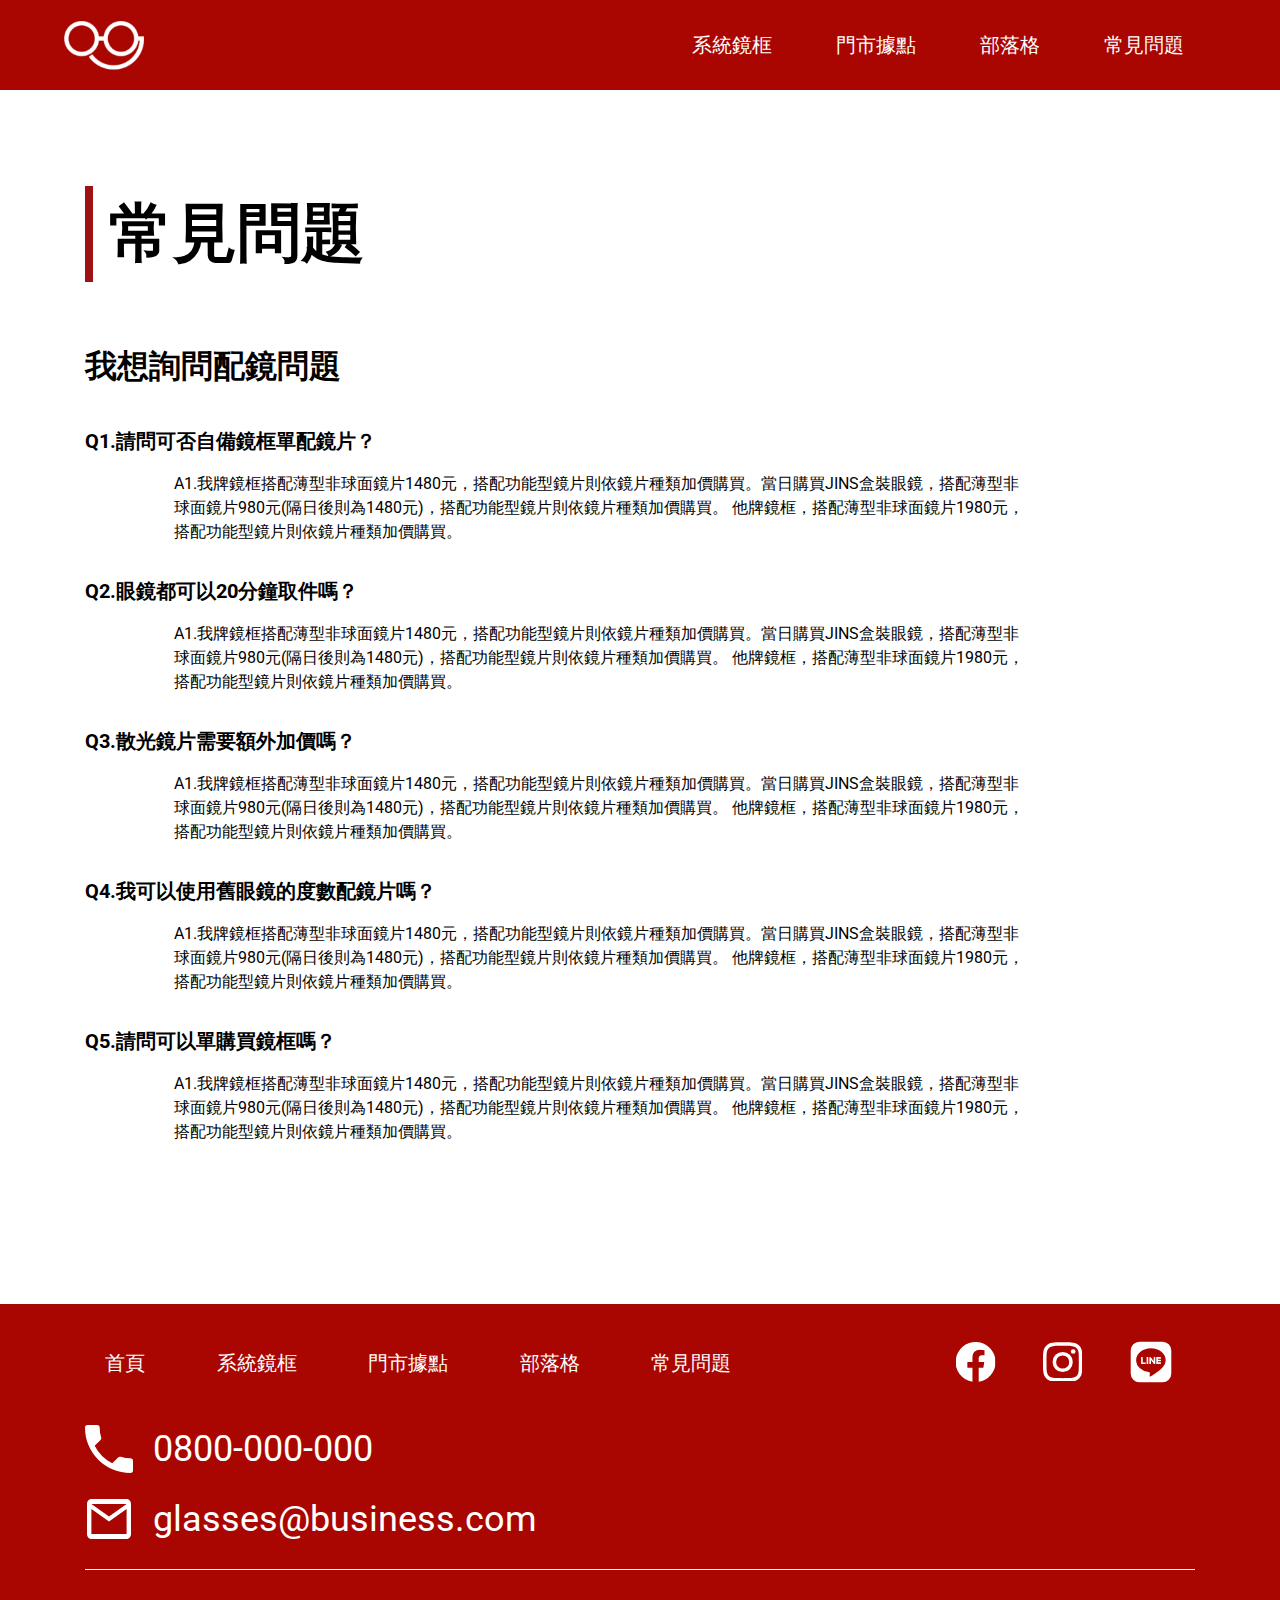
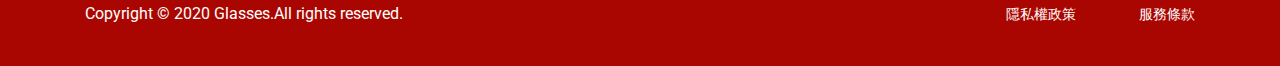
<file: faq.html>
<!DOCTYPE html>
<html lang="en">

<head>
  <meta charset="UTF-8">
  <meta name="viewport" content="width=device-width, initial-scale=1.0">
  <meta http-equiv="X-UA-Compatible" content="ie=edge">
  <title>
    問與答
  </title>
  <link
    href="https://fonts.googleapis.com/css2?family=Noto+Sans+TC:wght@400;500;700&family=Roboto:wght@400;500;700&display=swap"
    rel="stylesheet">
  <link href="https://fonts.googleapis.com/icon?family=Material+Icons&style=outlined" rel="stylesheet">
  <link rel="stylesheet" href="./assets/style/all.css">
</head>

<body>
  <header class="header">
    <div class="headerBlock">
      <div class="">
        <a href="index.html" class="headerLogo">glasses</a>
      </div>
      <nav class="headerNav">
        <ul class="headerMenu">
          <li class="headerItem"><a href="productOpcital.html" class="headerLink">系統鏡框</a></li>
          <li class="headerItem"><a href="locate.html" class="headerLink">門市據點</a></li>
          <li class="headerItem"><a href="blog.html" class="headerLink">部落格</a></li>
          <li class="headerItem"><a href="faq.html" class="headerLink">常見問題 </a></li>
        </ul>
      </nav>
    </div>
  </header>

  <div class="main">
    
<div class="faq">
    <div class="container">
        <h2 class="faqTitle">常見問題</h2>
        <section class="faqBlock">
            <h3 class="faqSubtitle">我想詢問配鏡問題</h3>
            <ul>
                <li>
                    <h4 class="question">Q1.請問可否自備鏡框單配鏡片？</h4>
                    <p class="answer">
                        A1.我牌鏡框搭配薄型非球面鏡片1480元，搭配功能型鏡片則依鏡片種類加價購買。當日購買JINS盒裝眼鏡，搭配薄型非球面鏡片980元(隔日後則為1480元)，搭配功能型鏡片則依鏡片種類加價購買。
                        <span>他牌鏡框，搭配薄型非球面鏡片1980元，搭配功能型鏡片則依鏡片種類加價購買。</span>
                    </p>
                </li>
                <li>
                    <h4 class="question">Q2.眼鏡都可以20分鐘取件嗎？</h4>
                    <p class="answer">
                        A1.我牌鏡框搭配薄型非球面鏡片1480元，搭配功能型鏡片則依鏡片種類加價購買。當日購買JINS盒裝眼鏡，搭配薄型非球面鏡片980元(隔日後則為1480元)，搭配功能型鏡片則依鏡片種類加價購買。
                        <span>他牌鏡框，搭配薄型非球面鏡片1980元，搭配功能型鏡片則依鏡片種類加價購買。</span>
                    </p>
                </li>
                <li>
                    <h4 class="question">Q3.散光鏡片需要額外加價嗎？</h4>
                    <p class="answer">
                        A1.我牌鏡框搭配薄型非球面鏡片1480元，搭配功能型鏡片則依鏡片種類加價購買。當日購買JINS盒裝眼鏡，搭配薄型非球面鏡片980元(隔日後則為1480元)，搭配功能型鏡片則依鏡片種類加價購買。
                        <span>他牌鏡框，搭配薄型非球面鏡片1980元，搭配功能型鏡片則依鏡片種類加價購買。</span>
                    </p>
                </li>
                <li>
                    <h4 class="question">Q4.我可以使用舊眼鏡的度數配鏡片嗎？</h4>
                    <p class="answer">
                        A1.我牌鏡框搭配薄型非球面鏡片1480元，搭配功能型鏡片則依鏡片種類加價購買。當日購買JINS盒裝眼鏡，搭配薄型非球面鏡片980元(隔日後則為1480元)，搭配功能型鏡片則依鏡片種類加價購買。
                        <span>他牌鏡框，搭配薄型非球面鏡片1980元，搭配功能型鏡片則依鏡片種類加價購買。</span>
                    </p>
                </li>
                <li>
                    <h4 class="question">Q5.請問可以單購買鏡框嗎？</h4>
                    <p class="answer">
                        A1.我牌鏡框搭配薄型非球面鏡片1480元，搭配功能型鏡片則依鏡片種類加價購買。當日購買JINS盒裝眼鏡，搭配薄型非球面鏡片980元(隔日後則為1480元)，搭配功能型鏡片則依鏡片種類加價購買。
                        <span>他牌鏡框，搭配薄型非球面鏡片1980元，搭配功能型鏡片則依鏡片種類加價購買。</span>
                    </p>
                </li>
            </ul>
        </section>
    </div>
</div>
  </div>

  <footer class="footer">
    <div class="container">
      <div class="footerBlock">
        <nav class="footerNav">
          <ul class="footerMenu">
            <li><a href="index.html" class="footerLink">首頁</a></li>
            <li><a href="productOpcital.html" class="footerLink">系統鏡框</a></li>
            <li><a href="locate.html" class="footerLink">門市據點</a></li>
            <li><a href="blog.html" class="footerLink">部落格</a></li>
            <li><a href="faq.html" class="footerLink">常見問題</a></li>
          </ul>
          <ul class="footerContact">
            <li>
              <a href="tel:+886800-000-000" class="footerContactLink">
                <img src="assets/images/icon-phone.svg" alt="phone" class="footerContactPic">0800-000-000
              </a>
            </li>
            <li>
              <a href="mailto:glasses@business.com" class="footerContactLink">
                <img src="assets/images/icon-mail.svg" alt="mail" class="footerContactPic">glasses@business.com
              </a>
            </li>
          </ul>
        </nav>

        <nav class="social">
          <ul class="socialMenu">
            <li>
              <a href="http://facebook.com.tw" class="socialLink">
                <img src="assets/images/icon-fb.svg" alt="facebook" class="socialIcon">
              </a>
            </li>
            <li>
              <a href="http://instagram.com.tw" class="socialLink">
                <img src="assets/images/icon-ig.svg" alt="instagram" class="socialIcon">
              </a>
            </li>
            <li><a href="https://line.me/zh-hant/" class="socialLink">
                <img src="assets/images/icon-line.svg" alt="line" class="socialIcon">
              </a>
            </li>
          </ul>
        </nav>
      </div>
      <div class="copyright privacy">
        <p class="copyrightText">Copyright © 2020 Glasses.All rights reserved.</p>
        <ul class="privacyMenu">
          <li class="privacyItem"><a href="#" class="privacyLink">隱私權政策</a></li>
          <li class="privacyItem"><a href="#" class="privacyLink">服務條款</a></li>
        </ul>
      </div>
    </div>

  </footer>
  <script src="./assets/js/vendors.js"></script>
  <script src="./assets/js/all.js"></script>
</body>

</html>
</file>
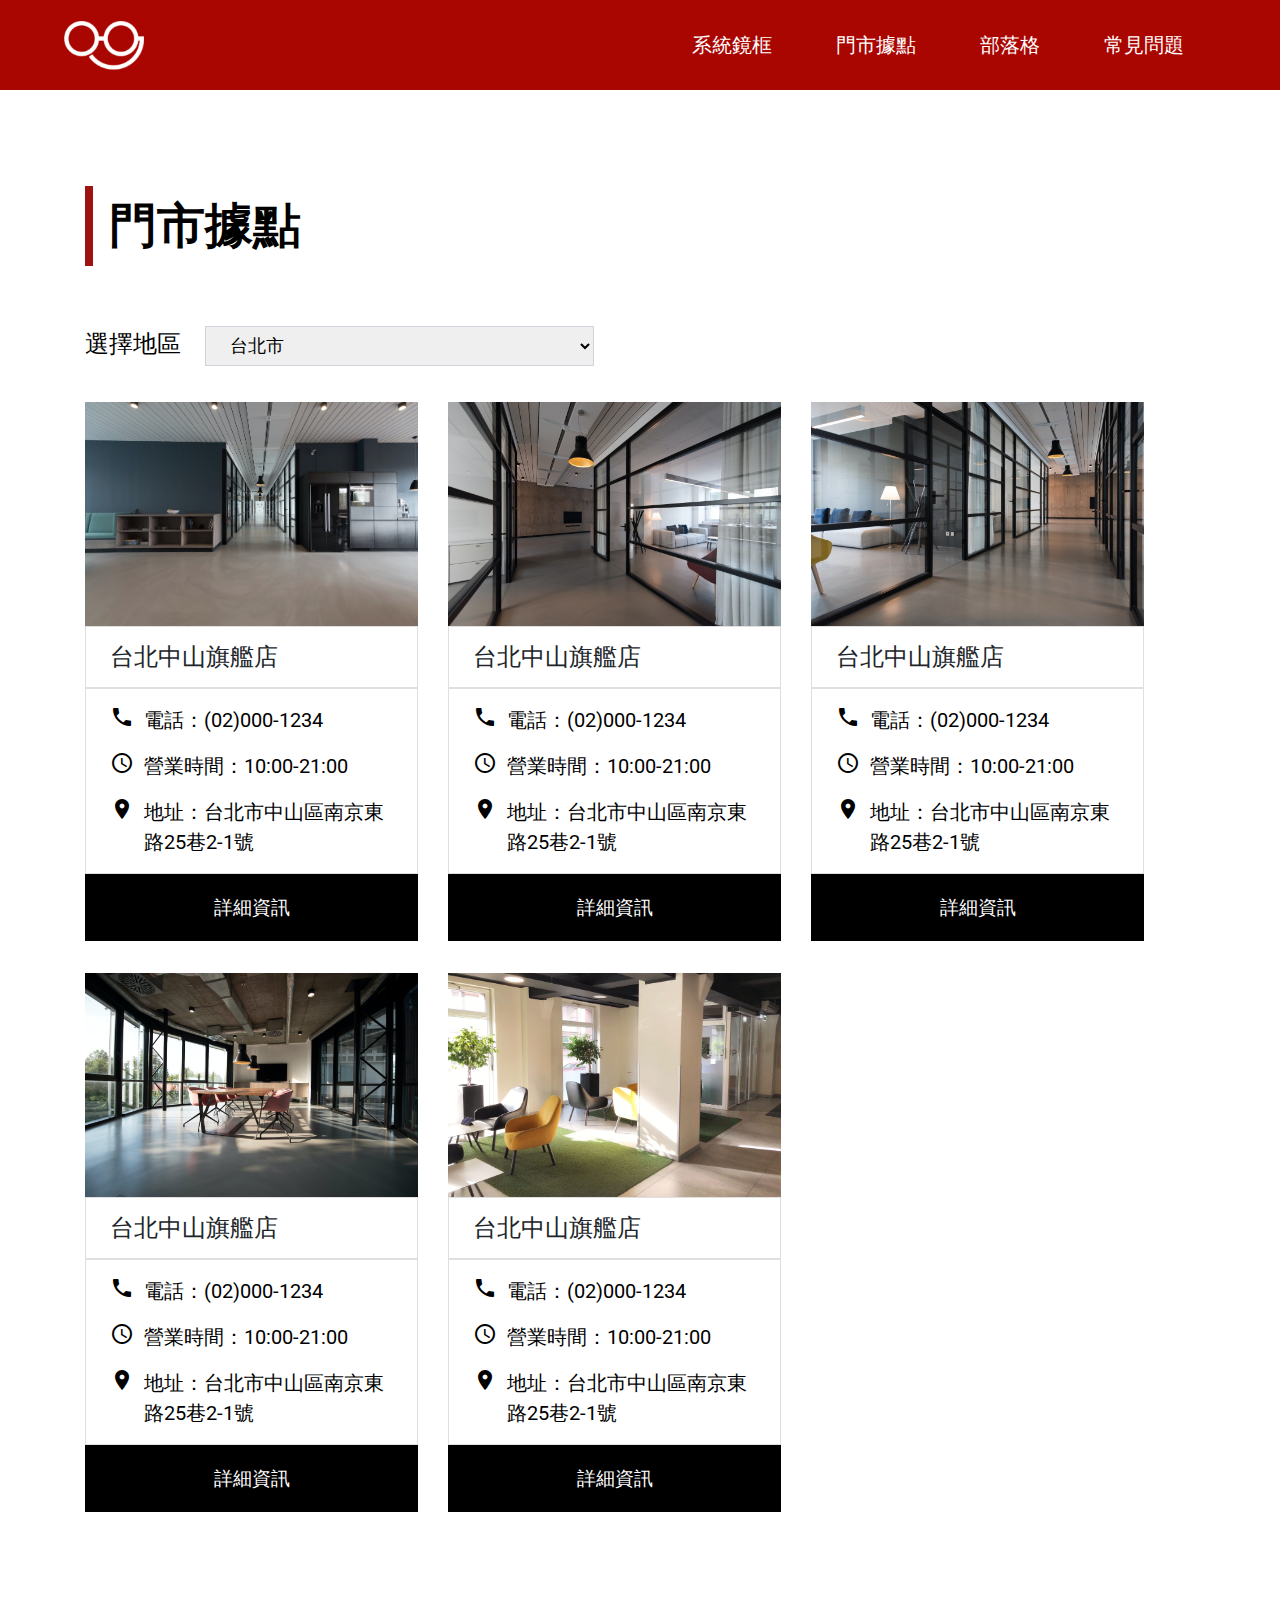
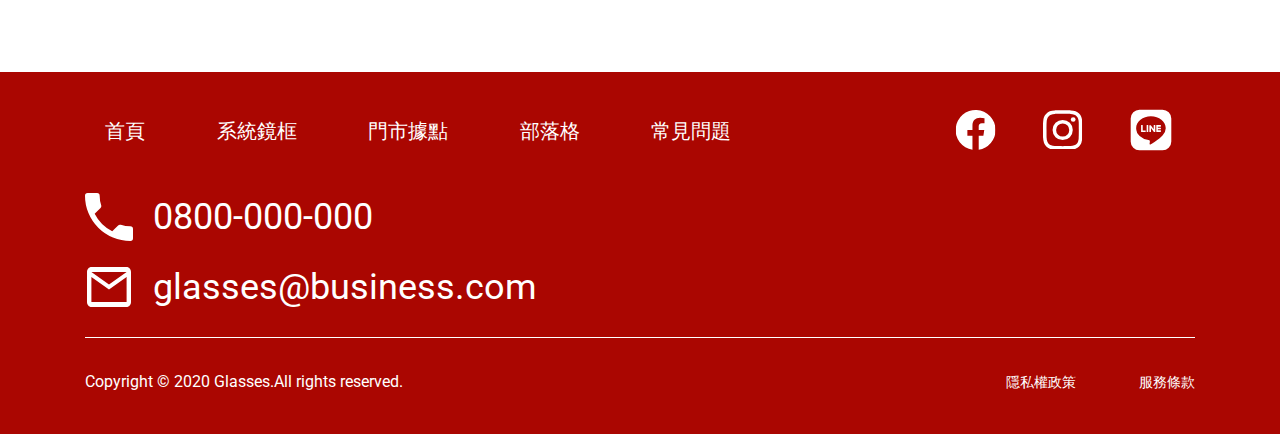
<file: locate.html>
<!DOCTYPE html>
<html lang="en">

<head>
  <meta charset="UTF-8">
  <meta name="viewport" content="width=device-width, initial-scale=1.0">
  <meta http-equiv="X-UA-Compatible" content="ie=edge">
  <title>
    門市據點
  </title>
  <link
    href="https://fonts.googleapis.com/css2?family=Noto+Sans+TC:wght@400;500;700&family=Roboto:wght@400;500;700&display=swap"
    rel="stylesheet">
  <link href="https://fonts.googleapis.com/icon?family=Material+Icons&style=outlined" rel="stylesheet">
  <link rel="stylesheet" href="./assets/style/all.css">
</head>

<body>
  <header class="header">
    <div class="headerBlock">
      <div class="">
        <a href="index.html" class="headerLogo">glasses</a>
      </div>
      <nav class="headerNav">
        <ul class="headerMenu">
          <li class="headerItem"><a href="productOpcital.html" class="headerLink">系統鏡框</a></li>
          <li class="headerItem"><a href="locate.html" class="headerLink">門市據點</a></li>
          <li class="headerItem"><a href="blog.html" class="headerLink">部落格</a></li>
          <li class="headerItem"><a href="faq.html" class="headerLink">常見問題 </a></li>
        </ul>
      </nav>
    </div>
  </header>

  <div class="main">
    

<div class="locate">
    <div class="container">
        <section class="locateBlock">
            <h1 class="locateTitle">門市據點</h1>
            <div class="locateArea">
                <label for="area" class="areaSelect">選擇地區</label>
                <select name="area" id="area" class="area">
                    <option value="台北市">台北市</option>
                    <option value="新北市">新北市</option>
                    <option value="桃園市">桃園市</option>
                    <option value="台中市">台中市</option>
                    <option value="高雄市">高雄市</option>
                </select>
            </div>
            <ul class="store">
                <li class="storeCard">
                    <div class="storePic storePic-1"></div>
                    <h2 class="storeTitle">台北中山旗艦店</h2>
                    <ul class="storeContent">
                        <li class="storeItem">
                            <span class="material-icons">
                                phone
                            </span>
                            <p class="storeText">電話：(02)000-1234</p>
                        </li>
                        <li class="storeItem">
                            <span class="material-icons">
                                schedule
                            </span>
                            <p class="storeText">營業時間：10:00-21:00</p>
                        </li>
                        <li class="storeItem">
                            <span class="material-icons">
                                place
                            </span>
                            <p class="storeText">地址：台北市中山區南京東路25巷2-1號</p>
                        </li>
                    </ul>
                    <div>
                        <a href="locateInfo.html" class="storeBtn">詳細資訊</a>
                    </div>
                </li>
                <li class="storeCard">
                    <div class="storePic storePic-2"></div>
                    <h2 class="storeTitle">台北中山旗艦店</h2>
                    <ul class="storeContent">
                        <li class="storeItem">
                            <span class="material-icons">
                                phone
                            </span>
                            <p class="storeText">電話：(02)000-1234</p>
                        </li>
                        <li class="storeItem">
                            <span class="material-icons">
                                schedule
                            </span>
                            <p class="storeText">營業時間：10:00-21:00</p>
                        </li>
                        <li class="storeItem">
                            <span class="material-icons">
                                place
                            </span>
                            <p class="storeText">地址：台北市中山區南京東路25巷2-1號</p>
                        </li>
                    </ul>
                    <div>
                        <a href="locateInfo.html" class="storeBtn">詳細資訊</a>
                    </div>
                </li>
                <li class="storeCard">
                    <div class="storePic storePic-3"></div>
                    <h2 class="storeTitle">台北中山旗艦店</h2>
                    <ul class="storeContent">
                        <li class="storeItem">
                            <span class="material-icons">
                                phone
                            </span>
                            <p class="storeText">電話：(02)000-1234</p>
                        </li>
                        <li class="storeItem">
                            <span class="material-icons">
                                schedule
                            </span>
                            <p class="storeText">營業時間：10:00-21:00</p>
                        </li>
                        <li class="storeItem">
                            <span class="material-icons">
                                place
                            </span>
                            <p class="storeText">地址：台北市中山區南京東路25巷2-1號</p>
                        </li>
                    </ul>
                    <div>
                        <a href="locateInfo.html" class="storeBtn">詳細資訊</a>
                    </div>
                </li>
                <li class="storeCard">
                    <div class="storePic storePic-4"></div>
                    <h2 class="storeTitle">台北中山旗艦店</h2>
                    <ul class="storeContent">
                        <li class="storeItem">
                            <span class="material-icons">
                                phone
                            </span>
                            <p class="storeText">電話：(02)000-1234</p>
                        </li>
                        <li class="storeItem">
                            <span class="material-icons">
                                schedule
                            </span>
                            <p class="storeText">營業時間：10:00-21:00</p>
                        </li>
                        <li class="storeItem">
                            <span class="material-icons">
                                place
                            </span>
                            <p class="storeText">地址：台北市中山區南京東路25巷2-1號</p>
                        </li>
                    </ul>
                    <div>
                        <a href="locateInfo.html" class="storeBtn">詳細資訊</a>
                    </div>
                </li>
                <li class="storeCard">
                    <div class="storePic storePic-5"></div>
                    <h2 class="storeTitle">台北中山旗艦店</h2>
                    <ul class="storeContent">
                        <li class="storeItem">
                            <span class="material-icons">
                                phone
                            </span>
                            <p class="storeText">電話：(02)000-1234</p>
                        </li>
                        <li class="storeItem">
                            <span class="material-icons">
                                schedule
                            </span>
                            <p class="storeText">營業時間：10:00-21:00</p>
                        </li>
                        <li class="storeItem">
                            <span class="material-icons">
                                place
                            </span>
                            <p class="storeText">地址：台北市中山區南京東路25巷2-1號</p>
                        </li>
                    </ul>
                    <div>
                        <a href="locateInfo.html" class="storeBtn">詳細資訊</a>
                    </div>
                </li>
            </ul>
        </section>
    </div>
</div>
<!-- <div class="main">
    <div class="locationMain container">
        <h2 class="locationTitle">門市據點</h2>
        <div class="choose">
            <label for="area">選擇地區</label>
            <select name="area" id="area" class="areaSelect">
                <option value="台北市">台北市</option>
                <option value="新北市">新北市</option>
                <option value="桃園市">桃園市</option>
                <option value="台中市">台中市</option>
                <option value="高雄市">高雄市</option>
            </select>
        </div>
        <ul class="locationShop">
            <li>
                <div class="locationPic-1"></div>
                <h3 class="locationShopTitle">台北中山旗艦店</h3>
                <ul class="locationContent">
                    <li>
                        <a href="tel:+88620001234" class="flex">
                            <span class="material-icons locationIcon">
                                phone
                            </span>
                            電話：(02)000-1234
                        </a>
                    </li>
                    <li>
                        <p class="flex">
                            <span class="material-icons locationIcon">
                                schedule
                            </span>
                            營業時間：10:00-21:00
                        </p>
                    </li>
                    <li>
                        <p class="flex">
                            <span class="material-icons locationIcon">
                                place
                            </span>地址：台北市中山區南京東路25巷2-1號
                        </p>
                    </li>
                </ul>
                <a href="location_info.html" class="locationBtn">詳細資訊</a>
            </li>
            <li>
                <div class="locationPic-2"></div>
                <h3 class="locationShopTitle">台北中山旗艦店</h3>
                <ul class="locationContent">
                    <li>
                        <a href="tel:+88620001234" class="flex">
                            <span class="material-icons locationIcon">
                                phone
                            </span>
                            電話：(02)000-1234
                        </a>
                    </li>
                    <li>
                        <p class="flex">
                            <span class="material-icons locationIcon">
                                schedule
                            </span>
                            營業時間：10:00-21:00
                        </p>
                    </li>
                    <li>
                        <p class="flex">
                            <span class="material-icons locationIcon">
                                place
                            </span>地址：台北市中山區南京東路25巷2-1號
                        </p>
                    </li>
                </ul>
                <a href="location_info.html" class="locationBtn">詳細資訊</a>
            </li>
            <li>
                <div class="locationPic-3"></div>
                <h3 class="locationShopTitle">台北中山旗艦店</h3>
                <ul class="locationContent">
                    <li>
                        <a href="tel:+88620001234" class="flex">
                            <span class="material-icons locationIcon">
                                phone
                            </span>
                            電話：(02)000-1234
                        </a>
                    </li>
                    <li>
                        <p class="flex">
                            <span class="material-icons locationIcon">
                                schedule
                            </span>
                            營業時間：10:00-21:00
                        </p>
                    </li>
                    <li>
                        <p class="flex">
                            <span class="material-icons locationIcon">
                                place
                            </span>地址：台北市中山區南京東路25巷2-1號
                        </p>
                    </li>
                </ul>
                <a href="location_info.html" class="locationBtn">詳細資訊</a>
            </li>
            <li>
                <div class="locationPic-4"></div>
                <h3 class="locationShopTitle">台北中山旗艦店</h3>
                <ul class="locationContent">
                    <li>
                        <a href="tel:+88620001234" class="flex">
                            <span class="material-icons locationIcon">
                                phone
                            </span>
                            電話：(02)000-1234
                        </a>
                    </li>
                    <li>
                        <p class="flex">
                            <span class="material-icons locationIcon">
                                schedule
                            </span>
                            營業時間：10:00-21:00
                        </p>
                    </li>
                    <li>
                        <p class="flex">
                            <span class="material-icons locationIcon">
                                place
                            </span>地址：台北市中山區南京東路25巷2-1號
                        </p>
                    </li>
                </ul>
                <a href="location_info.html" class="locationBtn">詳細資訊</a>
            </li>
            <li>
                <div class="locationPic-5"></div>
                <h3 class="locationShopTitle">台北中山旗艦店</h3>
                <ul class="locationContent">
                    <li>
                        <a href="tel:+88620001234" class="flex">
                            <span class="material-icons locationIcon">
                                phone
                            </span>
                            電話：(02)000-1234
                        </a>
                    </li>
                    <li>
                        <p class="flex">
                            <span class="material-icons locationIcon">
                                schedule
                            </span>
                            營業時間：10:00-21:00
                        </p>
                    </li>
                    <li>
                        <p class="flex">
                            <span class="material-icons locationIcon">
                                place
                            </span>地址：台北市中山區南京東路25巷2-1號
                        </p>
                    </li>
                </ul>
                <a href="location_info.html" class="locationBtn">詳細資訊</a>
            </li>
        </ul>
    </div>
</div> -->
  </div>

  <footer class="footer">
    <div class="container">
      <div class="footerBlock">
        <nav class="footerNav">
          <ul class="footerMenu">
            <li><a href="index.html" class="footerLink">首頁</a></li>
            <li><a href="productOpcital.html" class="footerLink">系統鏡框</a></li>
            <li><a href="locate.html" class="footerLink">門市據點</a></li>
            <li><a href="blog.html" class="footerLink">部落格</a></li>
            <li><a href="faq.html" class="footerLink">常見問題</a></li>
          </ul>
          <ul class="footerContact">
            <li>
              <a href="tel:+886800-000-000" class="footerContactLink">
                <img src="assets/images/icon-phone.svg" alt="phone" class="footerContactPic">0800-000-000
              </a>
            </li>
            <li>
              <a href="mailto:glasses@business.com" class="footerContactLink">
                <img src="assets/images/icon-mail.svg" alt="mail" class="footerContactPic">glasses@business.com
              </a>
            </li>
          </ul>
        </nav>

        <nav class="social">
          <ul class="socialMenu">
            <li>
              <a href="http://facebook.com.tw" class="socialLink">
                <img src="assets/images/icon-fb.svg" alt="facebook" class="socialIcon">
              </a>
            </li>
            <li>
              <a href="http://instagram.com.tw" class="socialLink">
                <img src="assets/images/icon-ig.svg" alt="instagram" class="socialIcon">
              </a>
            </li>
            <li><a href="https://line.me/zh-hant/" class="socialLink">
                <img src="assets/images/icon-line.svg" alt="line" class="socialIcon">
              </a>
            </li>
          </ul>
        </nav>
      </div>
      <div class="copyright privacy">
        <p class="copyrightText">Copyright © 2020 Glasses.All rights reserved.</p>
        <ul class="privacyMenu">
          <li class="privacyItem"><a href="#" class="privacyLink">隱私權政策</a></li>
          <li class="privacyItem"><a href="#" class="privacyLink">服務條款</a></li>
        </ul>
      </div>
    </div>

  </footer>
  <script src="./assets/js/vendors.js"></script>
  <script src="./assets/js/all.js"></script>
</body>

</html>
</file>
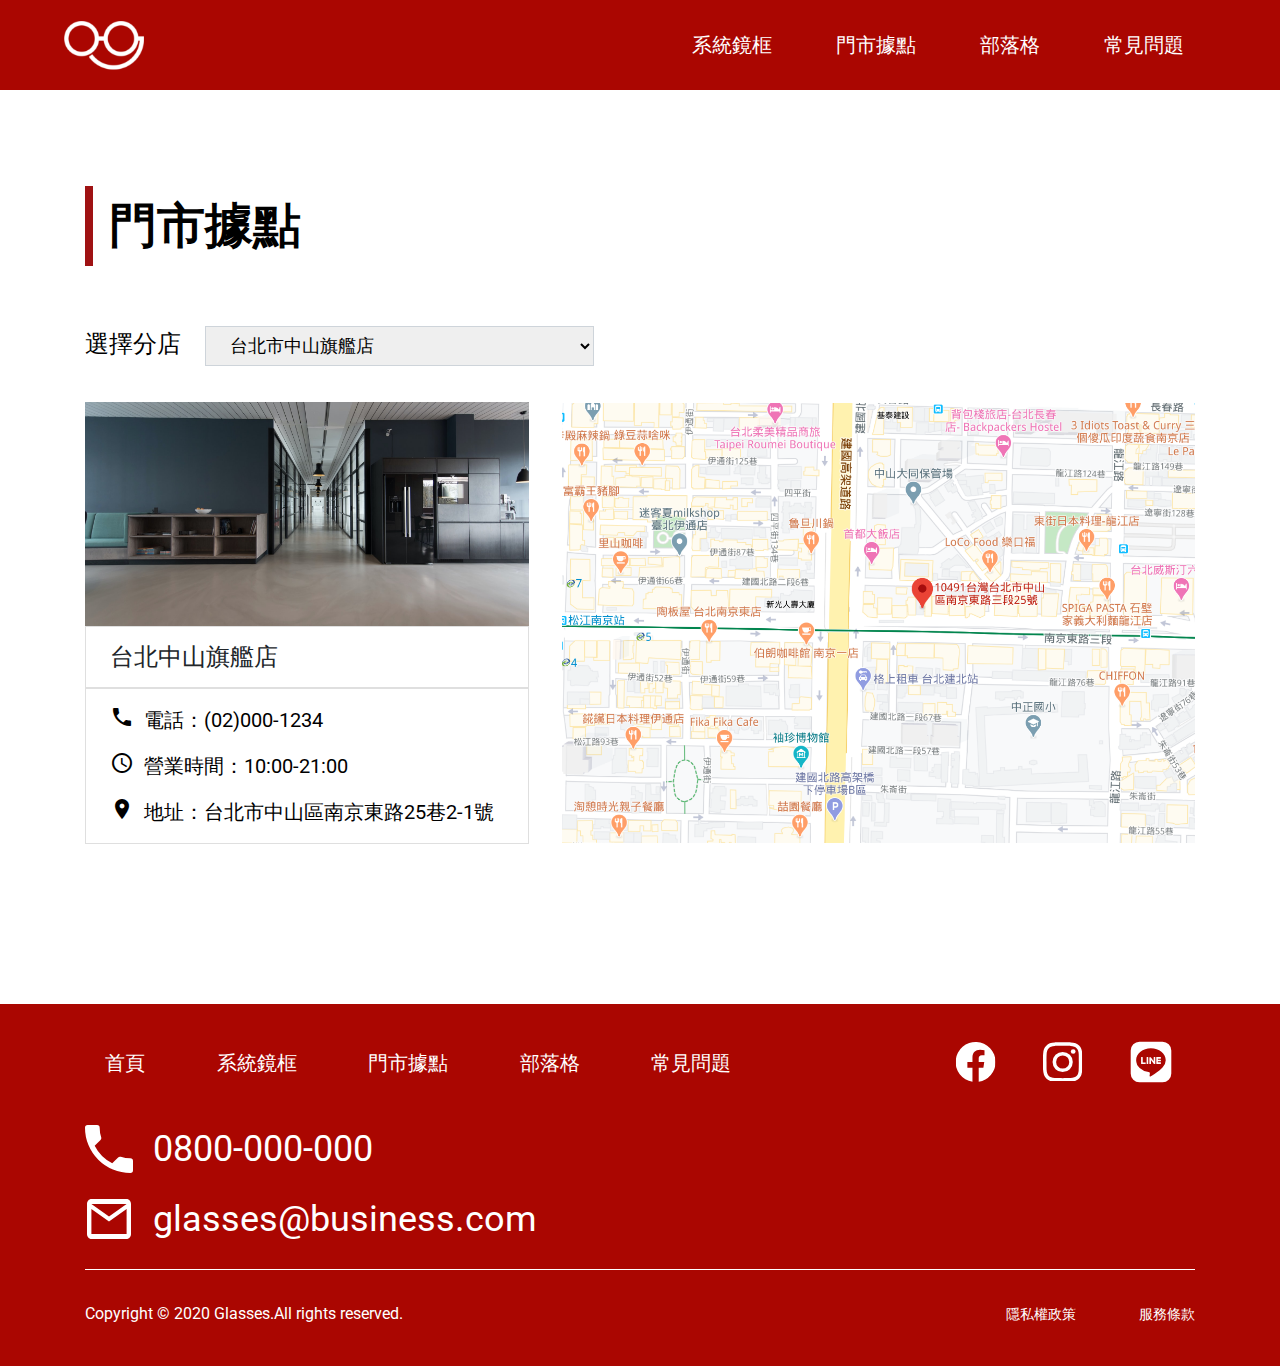
<file: locateInfo.html>
<!DOCTYPE html>
<html lang="en">

<head>
  <meta charset="UTF-8">
  <meta name="viewport" content="width=device-width, initial-scale=1.0">
  <meta http-equiv="X-UA-Compatible" content="ie=edge">
  <title>
    台北中山旗艦店-門市據點
  </title>
  <link
    href="https://fonts.googleapis.com/css2?family=Noto+Sans+TC:wght@400;500;700&family=Roboto:wght@400;500;700&display=swap"
    rel="stylesheet">
  <link href="https://fonts.googleapis.com/icon?family=Material+Icons&style=outlined" rel="stylesheet">
  <link rel="stylesheet" href="./assets/style/all.css">
</head>

<body>
  <header class="header">
    <div class="headerBlock">
      <div class="">
        <a href="index.html" class="headerLogo">glasses</a>
      </div>
      <nav class="headerNav">
        <ul class="headerMenu">
          <li class="headerItem"><a href="productOpcital.html" class="headerLink">系統鏡框</a></li>
          <li class="headerItem"><a href="locate.html" class="headerLink">門市據點</a></li>
          <li class="headerItem"><a href="blog.html" class="headerLink">部落格</a></li>
          <li class="headerItem"><a href="faq.html" class="headerLink">常見問題 </a></li>
        </ul>
      </nav>
    </div>
  </header>

  <div class="main">
    
<div class="locateInfo">
    <div class="container">
        <section class="locateBlock">
            <h2 class="locateTitle">門市據點</h2>
            <div class="locateArea">
                <label for="area" class="areaSelect">選擇分店</label>
                <select name="area" id="area" class="area">
                    <option value="台北市">台北市中山旗艦店</option>
                    <option value="新北市">新北市板橋站前店</option>
                    <option value="桃園市">桃園市中壢展示店</option>
                    <option value="台中市">台中市秀泰文心店</option>
                    <option value="高雄市">高雄市巨蛋店</option>
                </select>
            </div>
            <ul class="storeInfo">
                <li class="storeInfoCard flex">
                    <div class="storeInfoPic storeInfoPic-1"></div>
                    <div>
                        <h2 class="storeTitle">台北中山旗艦店</h2>
                        <ul class="storeContent">
                            <li class="storeItem">
                                <span class="material-icons">
                                    phone
                                </span>
                                <p class="storeText">電話：(02)000-1234</p>
                            </li>
                            <li class="storeItem">
                                <span class="material-icons">
                                    schedule
                                </span>
                                <p class="storeText">營業時間：10:00-21:00</p>
                            </li>
                            <li class="storeItem">
                                <span class="material-icons">
                                    place
                                </span>
                                <p class="storeText">地址：台北市中山區南京東路25巷2-1號</p>
                            </li>
                        </ul>
                    </div>
                </li>
                <li class="storeInfoMap">
                    <!-- <img src="assets/images/locate-map.png" alt="map image"> -->
                </li>
            </ul>
        </section>
    </div>
</div>
  </div>

  <footer class="footer">
    <div class="container">
      <div class="footerBlock">
        <nav class="footerNav">
          <ul class="footerMenu">
            <li><a href="index.html" class="footerLink">首頁</a></li>
            <li><a href="productOpcital.html" class="footerLink">系統鏡框</a></li>
            <li><a href="locate.html" class="footerLink">門市據點</a></li>
            <li><a href="blog.html" class="footerLink">部落格</a></li>
            <li><a href="faq.html" class="footerLink">常見問題</a></li>
          </ul>
          <ul class="footerContact">
            <li>
              <a href="tel:+886800-000-000" class="footerContactLink">
                <img src="assets/images/icon-phone.svg" alt="phone" class="footerContactPic">0800-000-000
              </a>
            </li>
            <li>
              <a href="mailto:glasses@business.com" class="footerContactLink">
                <img src="assets/images/icon-mail.svg" alt="mail" class="footerContactPic">glasses@business.com
              </a>
            </li>
          </ul>
        </nav>

        <nav class="social">
          <ul class="socialMenu">
            <li>
              <a href="http://facebook.com.tw" class="socialLink">
                <img src="assets/images/icon-fb.svg" alt="facebook" class="socialIcon">
              </a>
            </li>
            <li>
              <a href="http://instagram.com.tw" class="socialLink">
                <img src="assets/images/icon-ig.svg" alt="instagram" class="socialIcon">
              </a>
            </li>
            <li><a href="https://line.me/zh-hant/" class="socialLink">
                <img src="assets/images/icon-line.svg" alt="line" class="socialIcon">
              </a>
            </li>
          </ul>
        </nav>
      </div>
      <div class="copyright privacy">
        <p class="copyrightText">Copyright © 2020 Glasses.All rights reserved.</p>
        <ul class="privacyMenu">
          <li class="privacyItem"><a href="#" class="privacyLink">隱私權政策</a></li>
          <li class="privacyItem"><a href="#" class="privacyLink">服務條款</a></li>
        </ul>
      </div>
    </div>

  </footer>
  <script src="./assets/js/vendors.js"></script>
  <script src="./assets/js/all.js"></script>
</body>

</html>
</file>
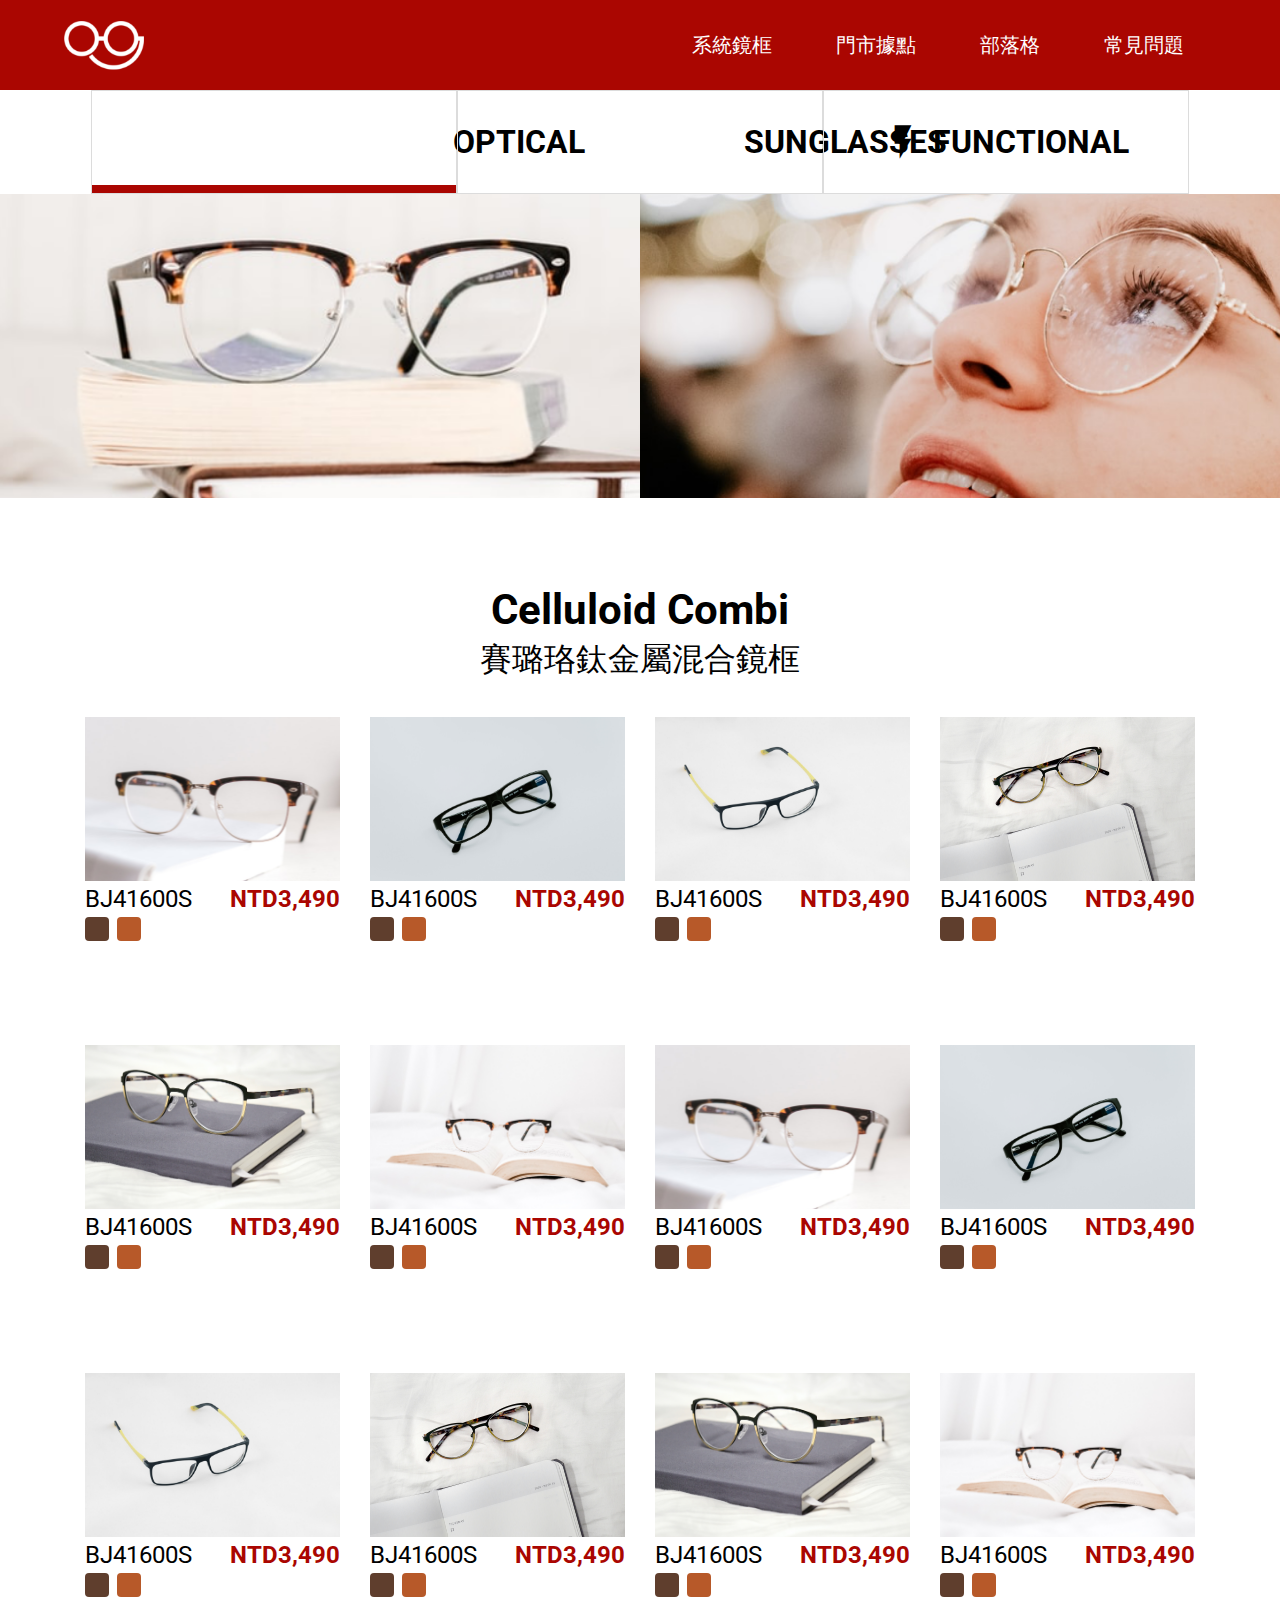
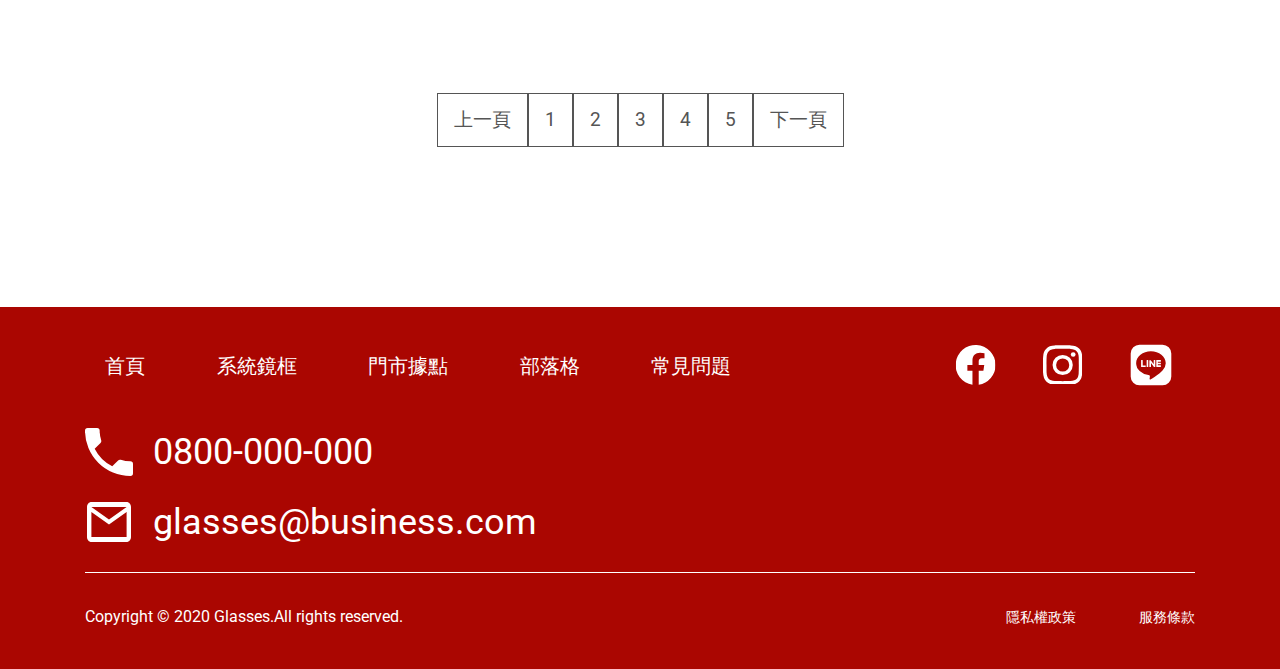
<file: productOpcital.html>
<!DOCTYPE html>
<html lang="en">

<head>
  <meta charset="UTF-8">
  <meta name="viewport" content="width=device-width, initial-scale=1.0">
  <meta http-equiv="X-UA-Compatible" content="ie=edge">
  <title>
    經典系列鏡框-OPTICAL
  </title>
  <link
    href="https://fonts.googleapis.com/css2?family=Noto+Sans+TC:wght@400;500;700&family=Roboto:wght@400;500;700&display=swap"
    rel="stylesheet">
  <link href="https://fonts.googleapis.com/icon?family=Material+Icons&style=outlined" rel="stylesheet">
  <link rel="stylesheet" href="./assets/style/all.css">
</head>

<body>
  <header class="header">
    <div class="headerBlock">
      <div class="">
        <a href="index.html" class="headerLogo">glasses</a>
      </div>
      <nav class="headerNav">
        <ul class="headerMenu">
          <li class="headerItem"><a href="productOpcital.html" class="headerLink">系統鏡框</a></li>
          <li class="headerItem"><a href="locate.html" class="headerLink">門市據點</a></li>
          <li class="headerItem"><a href="blog.html" class="headerLink">部落格</a></li>
          <li class="headerItem"><a href="faq.html" class="headerLink">常見問題 </a></li>
        </ul>
      </nav>
    </div>
  </header>

  <div class="main">
    
<div class="productHeader">
    <div class="container">
        <nav>
            <ul class="productNav">
                <li class="productItem">
                    <a href="productOpcital.html" class="productLink active">
                        <span class="material-icons productIcon">auto_awesome</span>
                        OPTICAL
                    </a>
                </li>
                <li class="productItem">
                    <a href="productSunglasses.html" class="productLink hover">
                        <span class="material-icons productIcon">light_mode</span>
                        SUNGLASSES
                    </a>
                </li>
                <li class="productItem">
                    <a href="#" class="productLink hover">
                        <span class="material-icons productIcon">flash_on</span>
                        FUNCTIONAL
                    </a>
                </li>
            </ul>
        </nav>
    </div>
    <div class="productBanner">
        <div class="adPic OpcitalAd-1"></div>
        <div class="adPic OpcitalAd-2"></div>
    </div>
</div>
<div class="product">
    <div class="container">
        <section class="productBlock">
            <h1 class="productTitle">Celluloid Combi</h1>
            <h2 class="productSubtitle">賽璐珞鈦金屬混合鏡框</h2>
            <ul class="productMenu opcitalMenu">
                <li class="productCard opcitalCard">
                    <div class="productPic opcitalPic-1"></div>
                    <div class="productInfo">
                        <h4 class="productModel">BJ41600S</h4>
                        <p class="productPrice">NTD3,490</p>
                    </div>
                    <div class="productColor">
                        <a href="#" class="darkColor"></a>
                        <a href="#" class="lightColor"></a>
                    </div>
                </li>
                <li class="productCard opcitalCard">
                    <div class="productPic opcitalPic-2"></div>
                    <div class="productInfo">
                        <h4 class="productModel">BJ41600S</h4>
                        <p class="productPrice">NTD3,490</p>
                    </div>
                    <div class="productColor">
                        <a href="#" class="darkColor"></a>
                        <a href="#" class="lightColor"></a>
                    </div>
                </li>
                <li class="productCard opcitalCard">
                    <div class="productPic opcitalPic-3"></div>
                    <div class="productInfo">
                        <h4 class="productModel">BJ41600S</h4>
                        <p class="productPrice">NTD3,490</p>
                    </div>
                    <div class="productColor">
                        <a href="#" class="darkColor"></a>
                        <a href="#" class="lightColor"></a>
                    </div>
                </li>
                <li class="productCard opcitalCard">
                    <div class="productPic opcitalPic-4"></div>
                    <div class="productInfo">
                        <h4 class="productModel">BJ41600S</h4>
                        <p class="productPrice">NTD3,490</p>
                    </div>
                    <div class="productColor">
                        <a href="#" class="darkColor"></a>
                        <a href="#" class="lightColor"></a>
                    </div>
                </li>
                <li class="productCard opcitalCard">
                    <div class="productPic opcitalPic-5"></div>
                    <div class="productInfo">
                        <h4 class="productModel">BJ41600S</h4>
                        <p class="productPrice">NTD3,490</p>
                    </div>
                    <div class="productColor">
                        <a href="#" class="darkColor"></a>
                        <a href="#" class="lightColor"></a>
                    </div>
                </li>
                <li class="productCard opcitalCard">
                    <div class="productPic opcitalPic-6"></div>
                    <div class="productInfo">
                        <h4 class="productModel">BJ41600S</h4>
                        <p class="productPrice">NTD3,490</p>
                    </div>
                    <div class="productColor">
                        <a href="#" class="darkColor"></a>
                        <a href="#" class="lightColor"></a>
                    </div>
                </li>
                <li class="productCard opcitalCard">
                    <div class="productPic opcitalPic-1"></div>
                    <div class="productInfo">
                        <h4 class="productModel">BJ41600S</h4>
                        <p class="productPrice">NTD3,490</p>
                    </div>
                    <div class="productColor">
                        <a href="#" class="darkColor"></a>
                        <a href="#" class="lightColor"></a>
                    </div>
                </li>
                <li class="productCard opcitalCard">
                    <div class="productPic opcitalPic-2"></div>
                    <div class="productInfo">
                        <h4 class="productModel">BJ41600S</h4>
                        <p class="productPrice">NTD3,490</p>
                    </div>
                    <div class="productColor">
                        <a href="#" class="darkColor"></a>
                        <a href="#" class="lightColor"></a>
                    </div>
                </li>
                <li class="productCard opcitalCard">
                    <div class="productPic opcitalPic-3"></div>
                    <div class="productInfo">
                        <h4 class="productModel">BJ41600S</h4>
                        <p class="productPrice">NTD3,490</p>
                    </div>
                    <div class="productColor">
                        <a href="#" class="darkColor"></a>
                        <a href="#" class="lightColor"></a>
                    </div>
                </li>
                <li class="productCard opcitalCard">
                    <div class="productPic opcitalPic-4"></div>
                    <div class="productInfo">
                        <h4 class="productModel">BJ41600S</h4>
                        <p class="productPrice">NTD3,490</p>
                    </div>
                    <div class="productColor">
                        <a href="#" class="darkColor"></a>
                        <a href="#" class="lightColor"></a>
                    </div>
                </li>
                <li class="productCard opcitalCard">
                    <div class="productPic opcitalPic-5"></div>
                    <div class="productInfo">
                        <h4 class="productModel">BJ41600S</h4>
                        <p class="productPrice">NTD3,490</p>
                    </div>
                    <div class="productColor">
                        <a href="#" class="darkColor"></a>
                        <a href="#" class="lightColor"></a>
                    </div>
                </li>
                <li class="productCard opcitalCard">
                    <div class="productPic opcitalPic-6"></div>
                    <div class="productInfo">
                        <h4 class="productModel">BJ41600S</h4>
                        <p class="productPrice">NTD3,490</p>
                    </div>
                    <div class="productColor">
                        <a href="#" class="darkColor"></a>
                        <a href="#" class="lightColor"></a>
                    </div>
                </li>
            </ul>
            <ul class="pageBar">
                <li><a href="#" class="pageLink">上一頁</a></li>
                <li><a href="#" class="pageLink">1</a></li>
                <li><a href="#" class="pageLink">2</a></li>
                <li><a href="#" class="pageLink">3</a></li>
                <li><a href="#" class="pageLink">4</a></li>
                <li><a href="#" class="pageLink">5</a></li>
                <li><a href="#" class="pageLink">下一頁</a></li>
            </ul>
        </section>
    </div>
</div>
  </div>

  <footer class="footer">
    <div class="container">
      <div class="footerBlock">
        <nav class="footerNav">
          <ul class="footerMenu">
            <li><a href="index.html" class="footerLink">首頁</a></li>
            <li><a href="productOpcital.html" class="footerLink">系統鏡框</a></li>
            <li><a href="locate.html" class="footerLink">門市據點</a></li>
            <li><a href="blog.html" class="footerLink">部落格</a></li>
            <li><a href="faq.html" class="footerLink">常見問題</a></li>
          </ul>
          <ul class="footerContact">
            <li>
              <a href="tel:+886800-000-000" class="footerContactLink">
                <img src="assets/images/icon-phone.svg" alt="phone" class="footerContactPic">0800-000-000
              </a>
            </li>
            <li>
              <a href="mailto:glasses@business.com" class="footerContactLink">
                <img src="assets/images/icon-mail.svg" alt="mail" class="footerContactPic">glasses@business.com
              </a>
            </li>
          </ul>
        </nav>

        <nav class="social">
          <ul class="socialMenu">
            <li>
              <a href="http://facebook.com.tw" class="socialLink">
                <img src="assets/images/icon-fb.svg" alt="facebook" class="socialIcon">
              </a>
            </li>
            <li>
              <a href="http://instagram.com.tw" class="socialLink">
                <img src="assets/images/icon-ig.svg" alt="instagram" class="socialIcon">
              </a>
            </li>
            <li><a href="https://line.me/zh-hant/" class="socialLink">
                <img src="assets/images/icon-line.svg" alt="line" class="socialIcon">
              </a>
            </li>
          </ul>
        </nav>
      </div>
      <div class="copyright privacy">
        <p class="copyrightText">Copyright © 2020 Glasses.All rights reserved.</p>
        <ul class="privacyMenu">
          <li class="privacyItem"><a href="#" class="privacyLink">隱私權政策</a></li>
          <li class="privacyItem"><a href="#" class="privacyLink">服務條款</a></li>
        </ul>
      </div>
    </div>

  </footer>
  <script src="./assets/js/vendors.js"></script>
  <script src="./assets/js/all.js"></script>
</body>

</html>
</file>
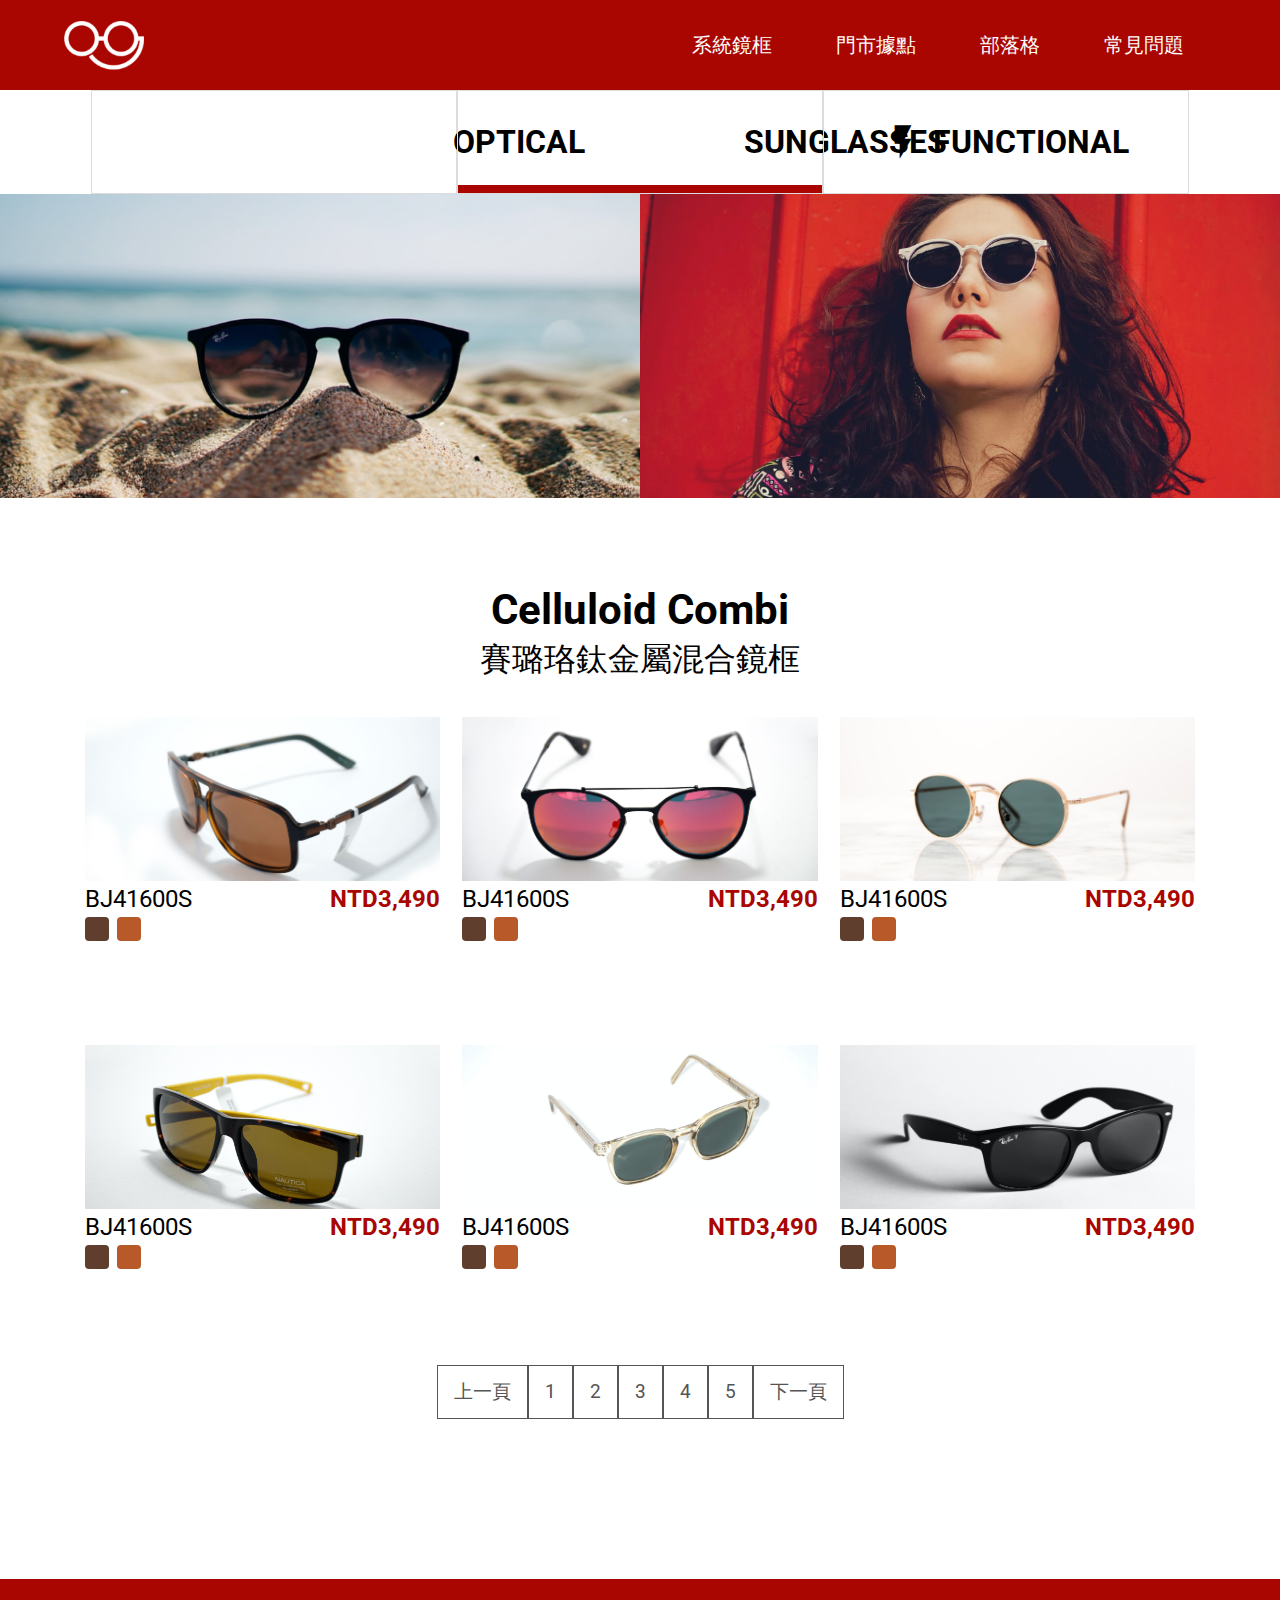
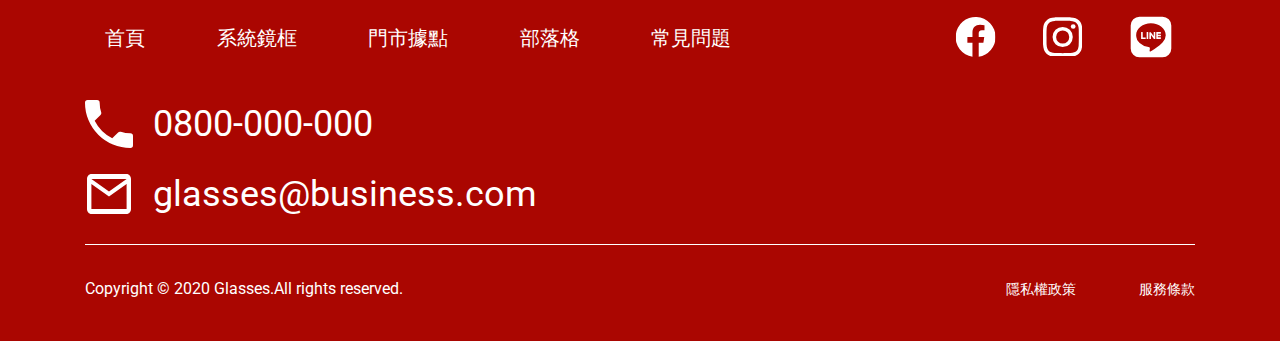
<file: productSunglasses.html>
<!DOCTYPE html>
<html lang="en">

<head>
  <meta charset="UTF-8">
  <meta name="viewport" content="width=device-width, initial-scale=1.0">
  <meta http-equiv="X-UA-Compatible" content="ie=edge">
  <title>
    太陽眼鏡系列鏡框-SUNGLASSES
  </title>
  <link
    href="https://fonts.googleapis.com/css2?family=Noto+Sans+TC:wght@400;500;700&family=Roboto:wght@400;500;700&display=swap"
    rel="stylesheet">
  <link href="https://fonts.googleapis.com/icon?family=Material+Icons&style=outlined" rel="stylesheet">
  <link rel="stylesheet" href="./assets/style/all.css">
</head>

<body>
  <header class="header">
    <div class="headerBlock">
      <div class="">
        <a href="index.html" class="headerLogo">glasses</a>
      </div>
      <nav class="headerNav">
        <ul class="headerMenu">
          <li class="headerItem"><a href="productOpcital.html" class="headerLink">系統鏡框</a></li>
          <li class="headerItem"><a href="locate.html" class="headerLink">門市據點</a></li>
          <li class="headerItem"><a href="blog.html" class="headerLink">部落格</a></li>
          <li class="headerItem"><a href="faq.html" class="headerLink">常見問題 </a></li>
        </ul>
      </nav>
    </div>
  </header>

  <div class="main">
    
<div class="productHeader">
    <div class="container">
        <nav>
            <ul class="productNav">
                <li class="productItem">
                    <a href="productOpcital.html" class="productLink hover">
                        <span class="material-icons productIcon">auto_awesome</span>
                        OPTICAL
                    </a>
                </li>
                <li class="productItem">
                    <a href="productSunglasses.html" class="productLink active">
                        <span class="material-icons productIcon">light_mode</span>
                        SUNGLASSES
                    </a>
                </li>
                <li class="productItem">
                    <a href="#" class="productLink hover">
                        <span class="material-icons productIcon">flash_on</span>
                        FUNCTIONAL
                    </a>
                </li>
            </ul>
        </nav>
    </div>
    <div class="productBanner">
        <div class="adPic SunglassesAd-1"></div>
        <div class="adPic SunglassesAd-2"></div>
    </div>
</div>
<div class="product">
    <div class="container">
        <section class="productBlock">
            <h1 class="productTitle">Celluloid Combi</h1>
            <h2 class="productSubtitle">賽璐珞鈦金屬混合鏡框</h2>
            <ul class="productMenu sunglassesMenu">
                <li class="productCard sunglassesCard">
                    <div class="productPic sunglassesPic-1"></div>
                    <div class="productInfo">
                        <h4 class="productModel">BJ41600S</h4>
                        <p class="productPrice">NTD3,490</p>
                    </div>
                    <div class="productColor">
                        <a href="#" class="darkColor"></a>
                        <a href="#" class="lightColor"></a>
                    </div>
                </li>
                <li class="productCard sunglassesCard">
                    <div class="productPic sunglassesPic-2"></div>
                    <div class="productInfo">
                        <h4 class="productModel">BJ41600S</h4>
                        <p class="productPrice">NTD3,490</p>
                    </div>
                    <div class="productColor">
                        <a href="#" class="darkColor"></a>
                        <a href="#" class="lightColor"></a>
                    </div>
                </li>
                <li class="productCard sunglassesCard">
                    <div class="productPic sunglassesPic-3"></div>
                    <div class="productInfo">
                        <h4 class="productModel">BJ41600S</h4>
                        <p class="productPrice">NTD3,490</p>
                    </div>
                    <div class="productColor">
                        <a href="#" class="darkColor"></a>
                        <a href="#" class="lightColor"></a>
                    </div>
                </li>
                <li class="productCard sunglassesCard">
                    <div class="productPic sunglassesPic-4"></div>
                    <div class="productInfo">
                        <h4 class="productModel">BJ41600S</h4>
                        <p class="productPrice">NTD3,490</p>
                    </div>
                    <div class="productColor">
                        <a href="#" class="darkColor"></a>
                        <a href="#" class="lightColor"></a>
                    </div>
                </li>
                <li class="productCard sunglassesCard">
                    <div class="productPic sunglassesPic-5"></div>
                    <div class="productInfo">
                        <h4 class="productModel">BJ41600S</h4>
                        <p class="productPrice">NTD3,490</p>
                    </div>
                    <div class="productColor">
                        <a href="#" class="darkColor"></a>
                        <a href="#" class="lightColor"></a>
                    </div>
                </li>
                <li class="productCard sunglassesCard">
                    <div class="productPic sunglassesPic-6"></div>
                    <div class="productInfo">
                        <h4 class="productModel">BJ41600S</h4>
                        <p class="productPrice">NTD3,490</p>
                    </div>
                    <div class="productColor">
                        <a href="#" class="darkColor"></a>
                        <a href="#" class="lightColor"></a>
                    </div>
                </li>
            </ul>
            <ul class="pageBar">
                <li><a href="#" class="pageLink">上一頁</a></li>
                <li><a href="#" class="pageLink">1</a></li>
                <li><a href="#" class="pageLink">2</a></li>
                <li><a href="#" class="pageLink">3</a></li>
                <li><a href="#" class="pageLink">4</a></li>
                <li><a href="#" class="pageLink">5</a></li>
                <li><a href="#" class="pageLink">下一頁</a></li>
            </ul>
        </section>
    </div>
</div>
  </div>

  <footer class="footer">
    <div class="container">
      <div class="footerBlock">
        <nav class="footerNav">
          <ul class="footerMenu">
            <li><a href="index.html" class="footerLink">首頁</a></li>
            <li><a href="productOpcital.html" class="footerLink">系統鏡框</a></li>
            <li><a href="locate.html" class="footerLink">門市據點</a></li>
            <li><a href="blog.html" class="footerLink">部落格</a></li>
            <li><a href="faq.html" class="footerLink">常見問題</a></li>
          </ul>
          <ul class="footerContact">
            <li>
              <a href="tel:+886800-000-000" class="footerContactLink">
                <img src="assets/images/icon-phone.svg" alt="phone" class="footerContactPic">0800-000-000
              </a>
            </li>
            <li>
              <a href="mailto:glasses@business.com" class="footerContactLink">
                <img src="assets/images/icon-mail.svg" alt="mail" class="footerContactPic">glasses@business.com
              </a>
            </li>
          </ul>
        </nav>

        <nav class="social">
          <ul class="socialMenu">
            <li>
              <a href="http://facebook.com.tw" class="socialLink">
                <img src="assets/images/icon-fb.svg" alt="facebook" class="socialIcon">
              </a>
            </li>
            <li>
              <a href="http://instagram.com.tw" class="socialLink">
                <img src="assets/images/icon-ig.svg" alt="instagram" class="socialIcon">
              </a>
            </li>
            <li><a href="https://line.me/zh-hant/" class="socialLink">
                <img src="assets/images/icon-line.svg" alt="line" class="socialIcon">
              </a>
            </li>
          </ul>
        </nav>
      </div>
      <div class="copyright privacy">
        <p class="copyrightText">Copyright © 2020 Glasses.All rights reserved.</p>
        <ul class="privacyMenu">
          <li class="privacyItem"><a href="#" class="privacyLink">隱私權政策</a></li>
          <li class="privacyItem"><a href="#" class="privacyLink">服務條款</a></li>
        </ul>
      </div>
    </div>

  </footer>
  <script src="./assets/js/vendors.js"></script>
  <script src="./assets/js/all.js"></script>
</body>

</html>
</file>
<file: assets/style/all.css>
/* http://meyerweb.com/eric/tools/css/reset/ 
   v2.0 | 20110126
   License: none (public domain)
*/
html, body, div, span, applet, object, iframe,
h1, h2, h3, h4, h5, h6, p, blockquote, pre,
a, abbr, acronym, address, big, cite, code,
del, dfn, em, img, ins, kbd, q, s, samp,
small, strike, strong, sub, sup, tt, var,
b, u, i, center,
dl, dt, dd, ol, ul, li,
fieldset, form, label, legend,
table, caption, tbody, tfoot, thead, tr, th, td,
article, aside, canvas, details, embed,
figure, figcaption, footer, header, hgroup,
menu, nav, output, ruby, section, summary,
time, mark, audio, video {
  margin: 0;
  padding: 0;
  border: 0;
  font-size: 100%;
  font: inherit;
  vertical-align: baseline; }

/* HTML5 display-role reset for older browsers */
article, aside, details, figcaption, figure,
footer, header, hgroup, menu, nav, section {
  display: block; }

body {
  line-height: 1; }

ol, ul {
  list-style: none; }

blockquote, q {
  quotes: none; }

blockquote:before, blockquote:after,
q:before, q:after {
  content: '';
  content: none; }

table {
  border-collapse: collapse;
  border-spacing: 0; }

*, *::before, *::after {
  -webkit-box-sizing: border-box;
          box-sizing: border-box; }

body {
  font-family: 'Roboto', 'Noto Sans', sans-serif;
  font-size: 16px;
  line-height: 1.5; }

img {
  max-width: 100%;
  height: auto;
  vertical-align: middle; }

a {
  text-decoration: none;
  display: block; }

.container {
  max-width: 1140px;
  margin: 0 auto;
  padding: 0 15px; }
  @media (max-width: 992px) {
    .container {
      max-width: 720px; } }
  @media (max-width: 767px) {
    .container {
      max-width: 690px; } }

.header {
  background: #AA0601;
  padding: 0 5%; }
  @media (max-width: 767px) {
    .header {
      padding: 0; } }
  .headerBlock {
    display: -webkit-box;
    display: -ms-flexbox;
    display: flex;
    -webkit-box-pack: justify;
        -ms-flex-pack: justify;
            justify-content: space-between;
    -webkit-box-align: center;
        -ms-flex-align: center;
            align-items: center; }
    @media (max-width: 767px) {
      .headerBlock {
        display: block; } }
  .headerLogo {
    background: url(../images/logo.png) no-repeat center;
    background-size: contain;
    width: 80px;
    text-indent: 101%;
    white-space: nowrap;
    overflow: hidden;
    padding: 30px 0; }
    .headerLogo:hover {
      opacity: 0.5;
      -webkit-transition: all .3s;
      -o-transition: all .3s;
      transition: all .3s; }
    @media (max-width: 767px) {
      .headerLogo {
        width: 48px;
        margin: 0 auto;
        padding: 15px 0; } }
  .headerMenu {
    display: -webkit-box;
    display: -ms-flexbox;
    display: flex;
    -webkit-box-pack: justify;
        -ms-flex-pack: justify;
            justify-content: space-between;
    -webkit-box-align: center;
        -ms-flex-align: center;
            align-items: center; }
    @media (max-width: 767px) {
      .headerMenu {
        -ms-flex-wrap: wrap;
            flex-wrap: wrap;
        -webkit-box-pack: center;
            -ms-flex-pack: center;
                justify-content: center; } }
  @media (max-width: 767px) {
    .headerItem {
      width: 50%;
      border: 1px solid #fff; } }
  .headerLink {
    color: #ffffff;
    font-size: 20px;
    line-height: 1.5;
    padding: 30px 32px; }
    .headerLink:hover {
      opacity: 0.5;
      -webkit-transition: all .4s;
      -o-transition: all .4s;
      transition: all .4s; }
    @media (max-width: 992px) {
      .headerLink {
        padding: 30px 20px; } }
    @media (max-width: 767px) {
      .headerLink {
        text-align: center;
        padding: 8px 0; } }

.footer {
  background: #AA0601;
  color: #ffffff;
  padding: 24px 0 40px; }
  @media (max-width: 992px) {
    .footer {
      padding: 28px 0 32px; } }
  @media (max-width: 767px) {
    .footer {
      padding: 24px 0; } }
  .footerBlock {
    display: -webkit-box;
    display: -ms-flexbox;
    display: flex;
    -webkit-box-pack: justify;
        -ms-flex-pack: justify;
            justify-content: space-between;
    position: relative;
    margin-bottom: 32px; }
    @media (max-width: 992px) {
      .footerBlock {
        margin-bottom: 24px; } }
    @media (max-width: 767px) {
      .footerBlock {
        margin-bottom: 16px; } }
    .footerBlock::after {
      position: absolute;
      content: "";
      width: 100%;
      border-bottom: 1px solid #fff;
      bottom: 0; }
  .footerNav {
    width: 60%; }
    @media (max-width: 992px) {
      .footerNav {
        width: 65%; } }
  .footerMenu {
    display: -webkit-box;
    display: -ms-flexbox;
    display: flex;
    -webkit-box-pack: justify;
        -ms-flex-pack: justify;
            justify-content: space-between;
    -webkit-box-align: center;
        -ms-flex-align: center;
            align-items: center;
    margin-bottom: 16px; }
    @media (max-width: 992px) {
      .footerMenu {
        margin-bottom: 8px; } }
    @media (max-width: 767px) {
      .footerMenu {
        display: none; } }
  .footerLink {
    font-size: 20px;
    line-height: 1.5;
    color: #ffffff;
    padding: 20px; }
    @media (max-width: 992px) {
      .footerLink {
        font-size: 16px;
        padding: 10px; } }
    .footerLink:hover {
      opacity: 0.5;
      -webkit-transition: all .4s;
      -o-transition: all .4s;
      transition: all .4s; }

.footerContact {
  padding-bottom: 16px; }
  @media (max-width: 992px) {
    .footerContact {
      padding-bottom: 14px; } }
  @media (max-width: 767px) {
    .footerContact {
      padding-bottom: 21px; } }

.footerContactLink {
  font-size: 36px;
  line-height: 1.5;
  color: #ffffff;
  display: -webkit-box;
  display: -ms-flexbox;
  display: flex;
  -webkit-box-align: center;
      -ms-flex-align: center;
          align-items: center;
  padding: 8px 0; }
  @media (max-width: 992px) {
    .footerContactLink {
      font-size: 16px;
      padding: 6px 0; } }
  @media (max-width: 767px) {
    .footerContactLink {
      padding: 3px 0; } }

.footerContactPic {
  margin-right: 20px;
  width: 48px; }
  @media (max-width: 992px) {
    .footerContactPic {
      margin-right: 10px;
      width: 19px; } }

.socialMenu {
  display: -webkit-box;
  display: -ms-flexbox;
  display: flex;
  -webkit-box-pack: justify;
      -ms-flex-pack: justify;
          justify-content: space-between; }

.socialLink {
  padding: 10px 20px; }
  @media (max-width: 767px) {
    .socialLink {
      padding: 0 10ox; } }
  .socialLink:hover {
    opacity: 0.5;
    -webkit-transition: all .4s;
    -o-transition: all .4s;
    transition: all .4s; }

@media (max-width: 992px) {
  .socialIcon {
    width: 24px; } }

.copyright {
  display: -webkit-box;
  display: -ms-flexbox;
  display: flex;
  -webkit-box-pack: justify;
      -ms-flex-pack: justify;
          justify-content: space-between;
  -webkit-box-align: center;
      -ms-flex-align: center;
          align-items: center; }
  @media (max-width: 767px) {
    .copyright {
      display: block; } }
  .copyrightText {
    font-size: 16px;
    line-height: 1.5; }
    @media (max-width: 767px) {
      .copyrightText {
        font-size: 14px;
        margin-bottom: 8px; } }

.privacyMenu {
  width: 17%;
  display: -webkit-box;
  display: -ms-flexbox;
  display: flex;
  -webkit-box-pack: justify;
      -ms-flex-pack: justify;
          justify-content: space-between;
  -webkit-box-align: center;
      -ms-flex-align: center;
          align-items: center; }
  @media (max-width: 992px) {
    .privacyMenu {
      width: 25%; } }
  @media (max-width: 767px) {
    .privacyMenu {
      display: block; } }

@media (max-width: 767px) {
  .privacyItem {
    margin-bottom: 8px; } }

.privacyLink {
  color: #ffffff;
  font-size: 14px;
  line-height: 1.5; }
  .privacyLink:hover {
    opacity: 0.5;
    -webkit-transition: all .4s;
    -o-transition: all .4s;
    transition: all .4s; }

.banner {
  background: url(../images/banner.png) no-repeat center/cover;
  height: 840px;
  display: -webkit-box;
  display: -ms-flexbox;
  display: flex;
  -webkit-box-align: center;
      -ms-flex-align: center;
          align-items: center;
  -webkit-box-pack: center;
      -ms-flex-pack: center;
          justify-content: center; }
  @media (max-width: 992px) {
    .banner {
      background: url(../images/banner-sm.png) no-repeat center/cover; } }
  @media (max-width: 767px) {
    .banner {
      height: 394px; } }
  .banner .container {
    width: 100%; }
  .bannerBlock {
    display: -webkit-box;
    display: -ms-flexbox;
    display: flex;
    -webkit-box-orient: vertical;
    -webkit-box-direction: normal;
        -ms-flex-direction: column;
            flex-direction: column;
    -webkit-box-align: end;
        -ms-flex-align: end;
            align-items: flex-end; }
  .bannerTitle {
    font-size: 64px;
    line-height: 96px;
    font-weight: bold;
    color: #650300; }
    @media (max-width: 992px) {
      .bannerTitle {
        font-size: 48px;
        line-height: 70px; } }
    @media (max-width: 767px) {
      .bannerTitle {
        font-size: 28px;
        line-height: 45px; } }
  .bannerSubtitle {
    font-size: 36px;
    line-height: 54px;
    font-weight: bold;
    color: #650300; }
    @media (max-width: 767px) {
      .bannerSubtitle {
        font-size: 16px;
        line-height: 30px; } }

.indexSubtitle {
  font-size: 48px;
  line-height: 72px;
  color: #650300;
  font-weight: bold;
  text-align: center;
  margin-bottom: 40px; }
  @media (max-width: 992px) {
    .indexSubtitle {
      font-size: 32px;
      line-height: 48px;
      margin-bottom: 32px; } }
  @media (max-width: 767px) {
    .indexSubtitle {
      font-size: 24px;
      line-height: 36px;
      margin-bottom: 20px; } }

.specialty {
  background-color: #FBF2F2;
  padding-top: 60px;
  padding-bottom: 80px; }
  @media (max-width: 992px) {
    .specialty {
      padding-top: 40px;
      padding-bottom: 16px; } }
  @media (max-width: 767px) {
    .specialty {
      padding-top: 32px; } }
  .specialtyBlock {
    display: -webkit-box;
    display: -ms-flexbox;
    display: flex;
    -ms-flex-wrap: wrap;
        flex-wrap: wrap;
    -webkit-box-pack: justify;
        -ms-flex-pack: justify;
            justify-content: space-between;
    -webkit-box-align: baseline;
        -ms-flex-align: baseline;
            align-items: baseline; }
    @media (max-width: 992px) {
      .specialtyBlock {
        -ms-flex-pack: distribute;
            justify-content: space-around; } }
  .specialtyCard {
    width: 23%; }
    @media (max-width: 992px) {
      .specialtyCard {
        width: 40%;
        margin-bottom: 40px; } }
    @media (max-width: 767px) {
      .specialtyCard {
        width: 75%; } }
  .specialtyPic {
    text-align: center;
    display: block;
    margin: 0 auto 24px; }
  .specialtyTitle {
    font-size: 24px;
    line-height: 36px;
    color: #650300;
    font-weight: bold;
    text-align: center;
    margin-bottom: 8px; }
  .specialtyContent {
    font-size: 16px;
    line-height: 24px; }

.classic {
  padding-top: 60px;
  padding-bottom: 48px; }
  @media (max-width: 992px) {
    .classic {
      padding-top: 40px; } }
  @media (max-width: 767px) {
    .classic {
      padding: 32px 0; } }
  .classicCard {
    display: -webkit-box;
    display: -ms-flexbox;
    display: flex;
    -webkit-box-align: center;
        -ms-flex-align: center;
            align-items: center;
    margin-bottom: 32px; }
    @media (max-width: 992px) {
      .classicCard {
        margin-bottom: 8px; } }
    @media (max-width: 767px) {
      .classicCard {
        width: 100%; } }
  .classicCard.flex-d {
    -webkit-box-orient: horizontal;
    -webkit-box-direction: reverse;
        -ms-flex-direction: row-reverse;
            flex-direction: row-reverse; }
    @media (max-width: 992px) {
      .classicCard.flex-d {
        -webkit-box-orient: horizontal;
        -webkit-box-direction: normal;
            -ms-flex-direction: row;
                flex-direction: row; } }
  .classicPic {
    width: 58%; }
    @media (max-width: 767px) {
      .classicPic {
        display: none; } }
  @media (max-width: 767px) {
    .classicPic-bg {
      width: 100%;
      display: -webkit-box;
      display: -ms-flexbox;
      display: flex;
      -webkit-box-pack: center;
          -ms-flex-pack: center;
              justify-content: center;
      -webkit-box-align: center;
          -ms-flex-align: center;
              align-items: center; }
    .classicPic-bg1 {
      background: url(../images/product-1.png) no-repeat center/cover;
      height: 134px; }
    .classicPic-bg2 {
      background: url(../images/product-2.png) no-repeat center/cover;
      height: 134px; }
    .classicPic-bg3 {
      background: url(../images/product-3.png) no-repeat center/cover;
      height: 134px; } }
  .classicTitle {
    font-size: 48px;
    line-height: 72px;
    color: #AA0601;
    font-weight: bold;
    font-style: italic;
    display: -webkit-box;
    display: -ms-flexbox;
    display: flex;
    -webkit-box-align: center;
        -ms-flex-align: center;
            align-items: center;
    margin: 0 30px; }
    @media (max-width: 992px) {
      .classicTitle {
        font-size: 28px;
        line-height: 37px; } }
    .classicTitle span {
      font-size: 40px;
      margin-right: 10px; }
      @media (max-width: 992px) {
        .classicTitle span {
          font-size: 37px;
          margin-right: 8px; } }

.design {
  background: url(../images/bg.png) no-repeat center/cover;
  padding-top: 60px;
  padding-bottom: 80px; }
  @media (max-width: 992px) {
    .design {
      padding-top: 40px;
      padding-bottom: 56px; } }
  @media (max-width: 767px) {
    .design {
      padding-top: 32px;
      padding-bottom: 24px; } }
  .design .indexSubtitle {
    color: #ffffff; }
  .design ul {
    display: -webkit-box;
    display: -ms-flexbox;
    display: flex;
    -webkit-box-pack: justify;
        -ms-flex-pack: justify;
            justify-content: space-between;
    -webkit-box-align: center;
        -ms-flex-align: center;
            align-items: center;
    -ms-flex-wrap: wrap;
        flex-wrap: wrap; }
  .designCard {
    width: 48%; }
    @media (max-width: 767px) {
      .designCard {
        width: 100%;
        margin-bottom: 16px; } }
  .designPic {
    position: relative;
    z-index: 1;
    display: -webkit-box;
    display: -ms-flexbox;
    display: flex;
    -webkit-box-pack: center;
        -ms-flex-pack: center;
            justify-content: center;
    -webkit-box-align: center;
        -ms-flex-align: center;
            align-items: center;
    height: 455px; }
    @media (max-width: 992px) {
      .designPic {
        height: 278px; } }
    @media (max-width: 767px) {
      .designPic {
        height: 291px; } }
    .designPic::after {
      content: '';
      position: absolute;
      top: 0;
      bottom: 0;
      right: 0;
      left: 0;
      background: white;
      opacity: 0.5;
      z-index: 2; }
  .designPic-left {
    background: url(../images/product-8.png) no-repeat center/cover; }
  .designPic-right {
    background: url(../images/product-9.png) no-repeat center/cover; }
  .designTitle {
    font-size: 72px;
    line-height: 95px;
    font-weight: bold;
    color: #AA0601;
    z-index: 3; }
    @media (max-width: 992px) {
      .designTitle {
        font-size: 32px;
        line-height: 43px; } }

.recommend {
  padding-top: 60px;
  padding-bottom: 80px; }
  @media (max-width: 992px) {
    .recommend {
      padding-top: 40px;
      padding-bottom: 24px; } }
  @media (max-width: 767px) {
    .recommend {
      padding-top: 32px; } }
  .recommendBlock {
    display: -webkit-box;
    display: -ms-flexbox;
    display: flex;
    -webkit-box-pack: justify;
        -ms-flex-pack: justify;
            justify-content: space-between;
    -webkit-box-align: baseline;
        -ms-flex-align: baseline;
            align-items: baseline;
    -ms-flex-wrap: wrap;
        flex-wrap: wrap; }
  .recommendCard {
    width: 23%;
    border: 1px solid #DEE2E6;
    border-radius: 5px;
    -webkit-box-shadow: 1px 1px 5px #F2F2F2;
            box-shadow: 1px 1px 5px #F2F2F2; }
    @media (max-width: 992px) {
      .recommendCard {
        width: 48%;
        margin-bottom: 32px; } }
    @media (max-width: 767px) {
      .recommendCard {
        width: 100%;
        margin-bottom: 8px; } }
  .recommendPic {
    width: 100%;
    height: 256px;
    margin-bottom: 16px;
    border-radius: 5px 5px 0 0; }
  .recommendPic-1 {
    background: url(../images/rec-1.png) no-repeat center/cover; }
  .recommendPic-2 {
    background: url(../images/rec-2.png) no-repeat center/cover; }
  .recommendPic-3 {
    background: url(../images/rec-3.png) no-repeat center/cover; }
  .recommendPic-4 {
    background: url(../images/rec-4.png) no-repeat center/cover; }
  .recommendName {
    font-size: 14px;
    line-height: 21px;
    margin-bottom: 8px; }
  .recommendContent {
    font-size: 16px;
    line-height: 24px; }
  .recommend .date {
    font-size: 14px;
    line-height: 21px;
    color: #707070;
    margin-bottom: 16px; }
  .recommendFlex {
    margin: 0 16px;
    height: 206px;
    display: -webkit-box;
    display: -ms-flexbox;
    display: flex;
    -webkit-box-orient: vertical;
    -webkit-box-direction: normal;
        -ms-flex-direction: column;
            flex-direction: column;
    -webkit-box-pack: justify;
        -ms-flex-pack: justify;
            justify-content: space-between; }

.contact {
  background: #FBF2F2;
  padding-top: 60px;
  padding-bottom: 80px; }
  @media (max-width: 992px) {
    .contact {
      padding-top: 40px;
      padding-bottom: 56px; } }
  @media (max-width: 767px) {
    .contact {
      padding-top: 30px;
      padding-bottom: 40px; } }
  .contact .indexSubtitle {
    color: #000000;
    margin-bottom: 24px; }
    @media (max-width: 767px) {
      .contact .indexSubtitle {
        margin-bottom: 20px; } }
  .contactBlock {
    width: 66%;
    margin: 0 auto; }
    @media (max-width: 767px) {
      .contactBlock {
        width: 100%; } }
  .contactContent {
    font-size: 20px;
    line-height: 30px;
    margin-bottom: 20px; }
    @media (max-width: 992px) {
      .contactContent {
        font-size: 16px;
        line-height: 24px;
        margin-bottom: 16px; } }
    @media (max-width: 767px) {
      .contactContent {
        margin-bottom: 8px; } }
  .contactFlex {
    display: -webkit-box;
    display: -ms-flexbox;
    display: flex;
    -webkit-box-orient: vertical;
    -webkit-box-direction: normal;
        -ms-flex-direction: column;
            flex-direction: column; }
  .contactFormTitle {
    font-size: 16px;
    line-height: 24px;
    margin-bottom: 4px; }
    @media (max-width: 992px) {
      .contactFormTitle {
        font-size: 14px;
        line-height: 21px;
        margin-bottom: 4px; } }
    @media (max-width: 767px) {
      .contactFormTitle {
        font-size: 14px;
        line-height: 21px; } }
  .contactInput, .contactTextarea {
    background: transparent;
    border: 1px solid #000;
    font-size: 16px;
    line-height: 24px;
    padding: 12px 16px;
    margin-bottom: 16px; }
    @media (max-width: 992px) {
      .contactInput, .contactTextarea {
        font-size: 14px;
        line-height: 21px;
        padding: 8px 12px;
        margin-bottom: 8px; } }
  .contactTextarea {
    max-height: 164px; }
    @media (max-width: 992px) {
      .contactTextarea {
        max-height: 100px; } }
  .contact .agree {
    display: -webkit-box;
    display: -ms-flexbox;
    display: flex;
    -webkit-box-align: baseline;
        -ms-flex-align: baseline;
            align-items: baseline;
    margin-bottom: 40px; }
    @media (max-width: 992px) {
      .contact .agree {
        margin-bottom: 20px; } }
  .contact .btn {
    text-align: center; }
    .contact .btn input {
      width: 45%;
      background: #AA0601;
      color: #ffffff;
      font-size: 16px;
      line-height: 24px;
      font-weight: bold;
      padding: 16px 0;
      text-align: center;
      border: none; }
      @media (max-width: 992px) {
        .contact .btn input {
          font-size: 14px;
          line-height: 21px;
          padding: 10px 0; } }
      .contact .btn input:hover {
        cursor: pointer;
        background: #650300;
        -webkit-transition: all .4s;
        -o-transition: all .4s;
        transition: all .4s; }

.faq {
  padding-top: 96px;
  padding-bottom: 128px; }
  @media (max-width: 992px) {
    .faq {
      padding-top: 60px; } }
  @media (max-width: 767px) {
    .faq {
      padding-top: 28px;
      padding-bottom: 36px; } }
  .faqTitle {
    font-size: 64px;
    font-weight: bold;
    padding-left: 16px;
    border-left: 8px solid #9F1213;
    margin-bottom: 60px; }
    @media (max-width: 992px) {
      .faqTitle {
        margin-bottom: 40px;
        border-left: 4px solid #9F1213; } }
    @media (max-width: 767px) {
      .faqTitle {
        font-size: 28px;
        margin-bottom: 28px; } }
  .faqSubtitle {
    font-size: 32px;
    font-weight: bold;
    margin-bottom: 36px; }
    @media (max-width: 992px) {
      .faqSubtitle {
        margin-bottom: 32px; } }
    @media (max-width: 767px) {
      .faqSubtitle {
        font-size: 20px;
        margin-bottom: 24px; } }
  .faq .question {
    font-size: 20px;
    font-weight: bold;
    margin-bottom: 16px; }
    @media (max-width: 767px) {
      .faq .question {
        font-size: 16px;
        margin-bottom: 8px; } }
  .faq .answer {
    width: 85%;
    font-size: 16px;
    margin-bottom: 32px;
    padding-left: 8%; }
    @media (max-width: 992px) {
      .faq .answer {
        width: 100%;
        margin-bottom: 24px; } }
    @media (max-width: 767px) {
      .faq .answer {
        font-size: 14px;
        margin-bottom: 20px;
        padding-left: 0; }
        .faq .answer span {
          display: block;
          margin-top: 20px; } }

.productNav {
  display: -webkit-box;
  display: -ms-flexbox;
  display: flex;
  -webkit-box-pack: center;
      -ms-flex-pack: center;
          justify-content: center;
  -webkit-box-align: center;
      -ms-flex-align: center;
          align-items: center; }

.productItem {
  width: 33%;
  text-align: center; }

.productLink {
  color: #000000;
  font-size: 32px;
  line-height: 1.5;
  font-weight: bold;
  border: 1px solid #DCDCDC;
  padding: 27px 20px;
  display: -webkit-box;
  display: -ms-flexbox;
  display: flex;
  -webkit-box-pack: center;
      -ms-flex-pack: center;
          justify-content: center;
  -webkit-box-align: center;
      -ms-flex-align: center;
          align-items: center; }
  @media (max-width: 992px) {
    .productLink {
      font-size: 24px;
      padding: 14px 20px; } }
  @media (max-width: 767px) {
    .productLink {
      font-size: 14px;
      padding: 6px; } }

.productLink.hover {
  position: relative; }
  .productLink.hover::after {
    content: '';
    position: absolute;
    bottom: 0;
    width: 0%;
    border-bottom: 8px solid transparent;
    -webkit-transition: all .4s;
    -o-transition: all .4s;
    transition: all .4s; }
    @media (max-width: 767px) {
      .productLink.hover::after {
        border-bottom: 4px solid transparent; } }
  .productLink.hover:hover::after {
    width: 100%;
    border-bottom: 8px solid #AA0601; }
    @media (max-width: 767px) {
      .productLink.hover:hover::after {
        border-bottom: 4px solid #AA0601; } }

.productIcon {
  font-size: 40px;
  margin-right: 10px; }
  @media (max-width: 992px) {
    .productIcon {
      font-size: 30px; } }
  @media (max-width: 767px) {
    .productIcon {
      font-size: 14px;
      margin-right: 2px; } }

.productLink.active {
  position: relative; }
  .productLink.active::after {
    content: '';
    position: absolute;
    bottom: 0;
    width: 100%;
    border-bottom: 8px solid #AA0601; }
    @media (max-width: 767px) {
      .productLink.active::after {
        border-bottom: 4px solid #AA0601; } }

.productBanner {
  display: -webkit-box;
  display: -ms-flexbox;
  display: flex;
  -webkit-box-align: center;
      -ms-flex-align: center;
          align-items: center; }
  .productBanner .adPic {
    width: 50%;
    height: 304px; }
    @media (max-width: 767px) {
      .productBanner .adPic {
        height: 148px; } }
  .productBanner .OpcitalAd-1 {
    background: url(../images/banner-1.png) no-repeat center;
    background-size: cover; }
  .productBanner .OpcitalAd-2 {
    background: url(../images/banner-2.png) no-repeat center;
    background-size: cover; }

.productBlock {
  padding-top: 80px;
  text-align: center; }
  @media (max-width: 992px) {
    .productBlock {
      padding-top: 56px; } }
  @media (max-width: 767px) {
    .productBlock {
      padding-top: 32px; } }

.productTitle {
  font-size: 42px;
  line-height: 63px;
  font-weight: bold; }
  @media (max-width: 992px) {
    .productTitle {
      font-size: 32px;
      line-height: 36px; } }
  @media (max-width: 767px) {
    .productTitle {
      font-size: 20px;
      line-height: 26px; } }

.productSubtitle {
  font-size: 32px;
  line-height: 36px; }
  @media (max-width: 992px) {
    .productSubtitle {
      font-size: 24px; } }
  @media (max-width: 767px) {
    .productSubtitle {
      font-size: 16px;
      line-height: 24px;
      margin-bottom: 4px; } }

.opcitalCard {
  width: 23%; }

.opcitalPic-1 {
  background: url(../images/products-1.png) no-repeat center;
  background-size: cover; }

.opcitalPic-2 {
  background: url(../images/products-7.jpg) no-repeat center;
  background-size: cover; }

.opcitalPic-3 {
  background: url(../images/products-8.jpg) no-repeat center;
  background-size: cover; }

.opcitalPic-4 {
  background: url(../images/products-9.jpg) no-repeat center;
  background-size: cover; }

.opcitalPic-5 {
  background: url(../images/products-10.jpg) no-repeat center;
  background-size: cover; }

.opcitalPic-6 {
  background: url(../images/products-12.jpg) no-repeat center;
  background-size: cover; }

.sunglassesCard {
  width: 32%; }

.sunglassesPic-1 {
  background: url(../images/products-2.png) no-repeat center;
  background-size: cover; }

.sunglassesPic-2 {
  background: url(../images/products-3.png) no-repeat center;
  background-size: cover; }

.sunglassesPic-3 {
  background: url(../images/products-4.png) no-repeat center;
  background-size: cover; }

.sunglassesPic-4 {
  background: url(../images/products-5.jpg) no-repeat center;
  background-size: cover; }

.sunglassesPic-5 {
  background: url(../images/products-6.jpg) no-repeat center;
  background-size: cover; }

.sunglassesPic-6 {
  background: url(../images/products-11.jpg) no-repeat center;
  background-size: cover; }

.productMenu {
  display: -webkit-box;
  display: -ms-flexbox;
  display: flex;
  -ms-flex-wrap: wrap;
      flex-wrap: wrap;
  -webkit-box-pack: justify;
      -ms-flex-pack: justify;
          justify-content: space-between;
  -webkit-box-align: center;
      -ms-flex-align: center;
          align-items: center;
  margin-bottom: 32px; }
  @media (max-width: 992px) {
    .productMenu {
      margin-bottom: 21px; } }
  @media (max-width: 767px) {
    .productMenu {
      margin-bottom: 24px; } }

.productCard {
  margin: 40px 0; }
  @media (max-width: 992px) {
    .productCard {
      width: 48%;
      margin: 32px 0; } }
  @media (max-width: 767px) {
    .productCard {
      width: 100%;
      margin: 16px 0; } }

.productPic {
  height: 164px; }
  @media (max-width: 767px) {
    .productPic {
      height: 166px; } }

.productInfo {
  display: -webkit-box;
  display: -ms-flexbox;
  display: flex;
  -webkit-box-pack: justify;
      -ms-flex-pack: justify;
          justify-content: space-between;
  -webkit-box-align: center;
      -ms-flex-align: center;
          align-items: center;
  font-size: 24px;
  line-height: 36px; }
  @media (max-width: 992px) {
    .productInfo {
      line-height: 30px; } }
  @media (max-width: 767px) {
    .productInfo {
      font-size: 16px; } }

.productPrice {
  color: #AA0601;
  font-weight: bold; }

.productColor {
  display: -webkit-box;
  display: -ms-flexbox;
  display: flex;
  -webkit-box-align: center;
      -ms-flex-align: center;
          align-items: center;
  margin-bottom: 24px; }
  @media (max-width: 992px) {
    .productColor {
      margin-bottom: 8px; } }
  @media (max-width: 767px) {
    .productColor {
      margin-bottom: 0; } }
  .productColor .darkColor, .productColor .lightColor {
    border-radius: 4px;
    width: 24px;
    height: 24px; }
    @media (max-width: 767px) {
      .productColor .darkColor, .productColor .lightColor {
        width: 16px;
        height: 16px; } }
    .productColor .darkColor:hover, .productColor .lightColor:hover {
      opacity: 0.6;
      -webkit-transition: all .4s;
      -o-transition: all .4s;
      transition: all .4s; }
  .productColor .darkColor {
    background: #5F3E2D;
    margin-right: 8px; }
  .productColor .lightColor {
    background: #B75929; }

.productBanner .SunglassesAd-1 {
  background: url(../images/banner-3.png) no-repeat center;
  background-size: cover; }

.productBanner .SunglassesAd-2 {
  background: url(../images/product-5.png) no-repeat center;
  background-size: cover; }

.locateBlock {
  padding-top: 96px; }
  @media (max-width: 992px) {
    .locateBlock {
      padding-top: 60px; } }
  @media (max-width: 767px) {
    .locateBlock {
      padding-top: 28px; } }

.locateTitle {
  font-size: 48px;
  line-height: 80px;
  font-weight: bold;
  padding-left: 16px;
  border-left: 8px solid #9F1213;
  margin-bottom: 60px; }
  @media (max-width: 992px) {
    .locateTitle {
      border-left: 4px solid #9F1213;
      margin-bottom: 40px; } }
  @media (max-width: 767px) {
    .locateTitle {
      font-size: 28px;
      line-height: 40px;
      margin-bottom: 24px; } }

.locateArea {
  margin-bottom: 36px; }
  @media (max-width: 992px) {
    .locateArea {
      margin-bottom: 24px; } }
  @media (max-width: 767px) {
    .locateArea {
      margin-bottom: 20px; } }
  .locateArea .areaSelect {
    font-size: 24px;
    line-height: 30px;
    margin-right: 20px; }
    @media (max-width: 992px) {
      .locateArea .areaSelect {
        font-size: 16px;
        line-height: 24px; } }
    @media (max-width: 767px) {
      .locateArea .areaSelect {
        font-size: 14px;
        line-height: 20px;
        margin-right: 12px; } }
  .locateArea .area {
    font-size: 18px;
    line-height: 26px;
    width: 35%;
    padding: 8px 20px;
    border: 1px solid #CED4DA; }
    @media (max-width: 992px) {
      .locateArea .area {
        font-size: 16px;
        line-height: 24px; } }
    @media (max-width: 767px) {
      .locateArea .area {
        width: 79%;
        font-size: 14px;
        line-height: 20px; } }

.store {
  display: -webkit-box;
  display: -ms-flexbox;
  display: flex;
  -ms-flex-wrap: wrap;
      flex-wrap: wrap;
  -webkit-box-align: center;
      -ms-flex-align: center;
          align-items: center;
  margin-bottom: 128px; }
  @media (max-width: 992px) {
    .store {
      -webkit-box-pack: justify;
          -ms-flex-pack: justify;
              justify-content: space-between;
      margin-bottom: 76px; } }
  @media (max-width: 767px) {
    .store {
      margin-bottom: 40px; } }
  .storeCard {
    width: 30%;
    margin-right: 30px;
    margin-bottom: 32px; }
    @media (max-width: 992px) {
      .storeCard {
        width: 48%;
        margin-right: 0px;
        margin-bottom: 20px; } }
    @media (max-width: 767px) {
      .storeCard {
        width: 100%;
        margin-right: 0;
        margin-bottom: 16px; } }
  .storePic {
    height: 224px; }
    @media (max-width: 992px) {
      .storePic {
        height: 164px; } }
  .storePic-1 {
    background: url(../images/locate1.jpeg) no-repeat center;
    background-size: cover; }
  .storePic-2 {
    background: url(../images/locate2.jpg) no-repeat center;
    background-size: cover; }
  .storePic-3 {
    background: url(../images/locate3.jpg) no-repeat center;
    background-size: cover; }
  .storePic-4 {
    background: url(../images/locate4.jpg) no-repeat center;
    background-size: cover; }
  .storePic-5 {
    background: url(../images/locate5.jpg) no-repeat center;
    background-size: cover; }

.storeTitle {
  font-size: 24px;
  line-height: 36px;
  color: #212529;
  padding: 12px 24px;
  border: 1px solid #00000020; }
  @media (max-width: 992px) {
    .storeTitle {
      font-size: 16px;
      line-height: 24px;
      padding: 8px 24px; } }

.storeContent {
  border: 1px solid #00000020;
  padding: 8px 24px; }
  @media (max-width: 992px) {
    .storeContent {
      padding: 12px 24px; } }

.storeItem {
  display: -webkit-box;
  display: -ms-flexbox;
  display: flex;
  padding: 8px 0; }
  @media (max-width: 992px) {
    .storeItem {
      padding: 4px 0; }
      .storeItem span {
        font-size: 16px; } }

.storeText {
  font-size: 20px;
  line-height: 30px;
  margin-left: 10px; }
  @media (max-width: 992px) {
    .storeText {
      font-size: 14px;
      line-height: 21px;
      margin-left: 8px; } }

.storeBtn {
  font-size: 19px;
  line-height: 27px;
  background: #000000;
  color: #ffffff;
  text-align: center;
  padding: 20px 0; }
  @media (max-width: 992px) {
    .storeBtn {
      font-size: 14px;
      line-height: 21px;
      padding: 16px 0; } }
  .storeBtn:hover {
    opacity: 0.5;
    -webkit-transition: all .4s;
    -o-transition: all .4s;
    transition: all .4s; }

.storeInfo {
  display: -webkit-box;
  display: -ms-flexbox;
  display: flex;
  -ms-flex-wrap: wrap;
      flex-wrap: wrap;
  -webkit-box-align: center;
      -ms-flex-align: center;
          align-items: center;
  -webkit-box-pack: justify;
      -ms-flex-pack: justify;
          justify-content: space-between;
  margin-bottom: 160px; }
  @media (max-width: 992px) {
    .storeInfo {
      margin-bottom: 96px; } }
  @media (max-width: 767px) {
    .storeInfo {
      margin-bottom: 56px; } }
  .storeInfoCard {
    width: 40%; }
    @media (max-width: 992px) {
      .storeInfoCard {
        width: 100%;
        display: -webkit-box;
        display: -ms-flexbox;
        display: flex;
        -webkit-box-pack: justify;
            -ms-flex-pack: justify;
                justify-content: space-between; } }
    @media (max-width: 767px) {
      .storeInfoCard {
        display: block;
        margin-bottom: 16px; } }
  .storeInfoMap {
    width: 57%;
    background: url(../images/locate-map.png) no-repeat center;
    background-size: cover;
    height: 440px; }
    @media (max-width: 992px) {
      .storeInfoMap {
        width: 100%; } }
    @media (max-width: 767px) {
      .storeInfoMap {
        height: 220px; } }
  .storeInfoPic {
    height: 224px; }
    @media (max-width: 992px) {
      .storeInfoPic {
        width: 48%;
        height: 164px;
        margin-bottom: 32px; } }
    @media (max-width: 767px) {
      .storeInfoPic {
        width: 100%;
        margin-bottom: 0; } }
  .storeInfoPic-1 {
    background: url(../images/locate1.jpeg) no-repeat center/cover; }

.blogHeader {
  background: #650300; }
  @media (max-width: 767px) {
    .blogHeader {
      display: none; } }
  .blogHeaderNav {
    display: -webkit-box;
    display: -ms-flexbox;
    display: flex;
    -webkit-box-pack: justify;
        -ms-flex-pack: justify;
            justify-content: space-between;
    -webkit-box-align: center;
        -ms-flex-align: center;
            align-items: center; }
  .blogHeaderMenu {
    display: -webkit-box;
    display: -ms-flexbox;
    display: flex;
    -webkit-box-pack: justify;
        -ms-flex-pack: justify;
            justify-content: space-between;
    -webkit-box-align: center;
        -ms-flex-align: center;
            align-items: center;
    width: 45%; }
    @media (max-width: 992px) {
      .blogHeaderMenu {
        width: 58%; } }
  .blogHeaderLink {
    font-size: 20px;
    line-height: 24px;
    font-weight: bold;
    color: #ffffff;
    padding: 12px 0; }
    @media (max-width: 992px) {
      .blogHeaderLink {
        font-size: 16px; } }
    .blogHeaderLink:hover {
      opacity: 0.5;
      -webkit-transition: all .4s;
      -o-transition: all .4s;
      transition: all .4s; }

.searchLink {
  color: #ffffff;
  padding: 5px; }
  .searchLink:hover {
    opacity: 0.5;
    -webkit-transition: all .4s;
    -o-transition: all .4s;
    transition: all .4s; }

.searchIcon {
  font-size: 29px;
  display: block; }

.blogBlock {
  padding-top: 40px; }
  @media (max-width: 992px) {
    .blogBlock {
      padding-top: 32px; } }
  @media (max-width: 767px) {
    .blogBlock {
      padding-top: 28px; } }

.blogTitle {
  font-size: 48px;
  line-height: 70px;
  font-weight: bold;
  padding-left: 16px;
  border-left: 8px solid #9F1213;
  margin-bottom: 60px; }
  @media (max-width: 992px) {
    .blogTitle {
      border-left: 4px solid #9F1213;
      margin-bottom: 40px; } }
  @media (max-width: 767px) {
    .blogTitle {
      font-size: 28px;
      line-height: 40px;
      margin-bottom: 28px; } }

.article {
  margin-bottom: 96px; }
  @media (max-width: 992px) {
    .article {
      margin-bottom: 64px; } }
  @media (max-width: 767px) {
    .article {
      margin-bottom: 40px; } }
  .articleCard {
    display: -webkit-box;
    display: -ms-flexbox;
    display: flex;
    -webkit-box-pack: justify;
        -ms-flex-pack: justify;
            justify-content: space-between;
    -webkit-box-align: stretch;
        -ms-flex-align: stretch;
            align-items: stretch;
    margin-bottom: 60px; }
    @media (max-width: 992px) {
      .articleCard {
        margin-bottom: 24px; } }
    @media (max-width: 767px) {
      .articleCard {
        display: block;
        margin-bottom: 20px; } }
  .articlePic {
    width: 57%;
    height: 400px; }
    @media (max-width: 992px) {
      .articlePic {
        width: 50%;
        height: 208px; } }
    @media (max-width: 767px) {
      .articlePic {
        width: 100%;
        height: 217px;
        margin-bottom: 8px; } }
  .articleContent {
    width: 40%;
    height: 400px; }
    @media (max-width: 992px) {
      .articleContent {
        width: 47%;
        height: 208px; }
        .articleContent .d-none {
          display: none; } }
    @media (max-width: 767px) {
      .articleContent {
        width: 100%;
        height: auto; }
        .articleContent p {
          display: none; } }
  .articlePic-1 {
    background: url(../images/blog-1.png) no-repeat center;
    background-size: cover; }
  .articlePic-2 {
    background: url(../images/blog-2.png) no-repeat center;
    background-size: cover; }
  .articlePic-3 {
    background: url(../images/blog-3.png) no-repeat center;
    background-size: cover; }
  .articlePic-4 {
    background: url(../images/blog-4.png) no-repeat center;
    background-size: cover; }
  .articlePic-5 {
    background: url(../images/blog-5.png) no-repeat center;
    background-size: cover; }

.articleTitle {
  font-size: 32px;
  line-height: 43px;
  color: #650300; }
  @media (max-width: 992px) {
    .articleTitle {
      font-size: 20px;
      line-height: 30px; } }
  @media (max-width: 767px) {
    .articleTitle {
      font-size: 16px;
      line-height: 24px; } }

.articleContent .flex {
  display: -webkit-box;
  display: -ms-flexbox;
  display: flex;
  -webkit-box-pack: justify;
      -ms-flex-pack: justify;
          justify-content: space-between;
  -webkit-box-align: center;
      -ms-flex-align: center;
          align-items: center; }

.articleContent .mb-space {
  margin-bottom: 24px; }
  @media (max-width: 992px) {
    .articleContent .mb-space {
      margin-bottom: 32px; } }
  @media (max-width: 767px) {
    .articleContent .mb-space {
      margin-bottom: 20px; } }

.articleSubtitle {
  font-size: 20px;
  line-height: 30px;
  font-weight: bold; }
  @media (max-width: 992px) {
    .articleSubtitle {
      font-size: 14px;
      line-height: 21px; } }

.articleDate {
  font-size: 16px;
  line-height: 24px;
  color: #212529; }
  @media (max-width: 992px) {
    .articleDate {
      font-size: 16px;
      line-height: 19px; } }

.articleContent {
  display: -webkit-box;
  display: -ms-flexbox;
  display: flex;
  -webkit-box-orient: vertical;
  -webkit-box-direction: normal;
      -ms-flex-direction: column;
          flex-direction: column;
  -webkit-box-pack: justify;
      -ms-flex-pack: justify;
          justify-content: space-between; }

.articleSummary {
  font-size: 20px;
  line-height: 30px;
  color: #555555; }
  @media (max-width: 992px) {
    .articleSummary {
      font-size: 14px;
      line-height: 21px; } }
  .articleSummary .padMode {
    display: none; }
    @media (max-width: 992px) {
      .articleSummary .padMode {
        display: inline; } }

.article .moreLink {
  text-align: right;
  font-size: 36px;
  line-height: 48px;
  font-weight: bold;
  color: #650300; }
  @media (max-width: 992px) {
    .article .moreLink {
      display: inline;
      color: #555555;
      font-size: 14px;
      line-height: 21px;
      text-transform: lowercase; } }
  .article .moreLink:hover {
    opacity: 0.5;
    -webkit-transition: all .4s;
    -o-transition: all .4s;
    transition: all .4s; }

@media (max-width: 992px) {
  .article .pcMode {
    display: none; } }

.pageBar {
  display: -webkit-box;
  display: -ms-flexbox;
  display: flex;
  -webkit-box-pack: center;
      -ms-flex-pack: center;
          justify-content: center;
  -webkit-box-align: center;
      -ms-flex-align: center;
          align-items: center;
  margin-bottom: 160px; }
  @media (max-width: 992px) {
    .pageBar {
      margin-bottom: 96px; } }
  @media (max-width: 767px) {
    .pageBar {
      margin-bottom: 56px; } }

.pageLink {
  font-size: 19px;
  line-height: 29px;
  color: #555555;
  padding: 11px 16px 12px;
  border: 1px solid #555555; }
  @media (max-width: 992px) {
    .pageLink {
      font-size: 18px;
      line-height: 27px; } }
  @media (max-width: 767px) {
    .pageLink {
      font-size: 16px;
      line-height: 24px;
      padding: 10px 12px; } }
  .pageLink:hover {
    background: #555555;
    color: #ffffff;
    -webkit-transition: all 0.4s;
    -o-transition: all 0.4s;
    transition: all 0.4s; }

@media (max-width: 374px) {
  .pageLink {
    font-size: 16px;
    line-height: 20px;
    padding: 8px; } }

.blogInfoMain {
  margin-top: 8px; }

.blogInfoPath {
  font-size: 16px;
  line-height: 24px; }
  @media (max-width: 992px) {
    .blogInfoPath {
      font-size: 14px;
      line-height: 20px; } }
  .blogInfoPath span {
    color: #AA0601; }

.blogInfoTag {
  display: -webkit-box;
  display: -ms-flexbox;
  display: flex;
  -webkit-box-align: center;
      -ms-flex-align: center;
          align-items: center; }

.blogInfoLink {
  font-size: 24px;
  line-height: 36px;
  font-weight: bold;
  color: #AA0601;
  padding-top: 8px;
  padding-right: 16px; }
  @media (max-width: 992px) {
    .blogInfoLink {
      font-size: 16px;
      line-height: 21px;
      padding-right: 8px; } }
  @media (max-width: 767px) {
    .blogInfoLink {
      font-size: 14px;
      padding-right: 4px; } }
  .blogInfoLink:hover {
    opacity: 0.5;
    -webkit-transition: all .4s;
    -o-transition: all .4s;
    transition: all .4s; }

.blogInfoBlock {
  display: -webkit-box;
  display: -ms-flexbox;
  display: flex;
  -webkit-box-pack: justify;
      -ms-flex-pack: justify;
          justify-content: space-between; }
  @media (max-width: 767px) {
    .blogInfoBlock {
      display: block; } }

.blogInfoDetail {
  width: 75%; }
  @media (max-width: 767px) {
    .blogInfoDetail {
      width: 100%; } }

.blogInfoTitle {
  font-size: 48px;
  line-height: 70px;
  margin-bottom: 8px;
  color: #AA0601; }
  @media (max-width: 992px) {
    .blogInfoTitle {
      font-size: 32px;
      line-height: 46px;
      margin-bottom: 4px; } }
  @media (max-width: 767px) {
    .blogInfoTitle {
      font-size: 20px;
      line-height: 30px;
      margin-bottom: 0; } }

.blogInfoSubtitle {
  font-size: 28px;
  line-height: 42px;
  font-weight: bold;
  margin-bottom: 24px;
  display: -webkit-box;
  display: -ms-flexbox;
  display: flex;
  -webkit-box-pack: justify;
      -ms-flex-pack: justify;
          justify-content: space-between;
  -webkit-box-align: center;
      -ms-flex-align: center;
          align-items: center; }
  @media (max-width: 992px) {
    .blogInfoSubtitle {
      font-size: 16px;
      line-height: 24px; } }
  @media (max-width: 767px) {
    .blogInfoSubtitle {
      font-size: 14px;
      margin-bottom: 20px; } }
  .blogInfoSubtitle span {
    font-size: 16px;
    line-height: 24px;
    color: #6c6c6c; }
    @media (max-width: 992px) {
      .blogInfoSubtitle span {
        font-size: 14px; } }

.hushTag {
  width: 22%; }
  @media (max-width: 767px) {
    .hushTag {
      width: 100%;
      margin-bottom: 56px; } }
  .hushTagTitle {
    font-size: 28px;
    line-height: 42px;
    color: #AA0601;
    font-weight: bold;
    display: -webkit-box;
    display: -ms-flexbox;
    display: flex;
    -webkit-box-align: center;
        -ms-flex-align: center;
            align-items: center; }
    @media (max-width: 992px) {
      .hushTagTitle {
        font-size: 20px;
        line-height: 26px; } }
    @media (max-width: 767px) {
      .hushTagTitle {
        margin-bottom: 8px; } }
  @media (max-width: 992px) {
    .hushTagPic {
      width: 20px; } }
  .hushTagBlock {
    display: -webkit-box;
    display: -ms-flexbox;
    display: flex;
    -ms-flex-wrap: wrap;
        flex-wrap: wrap; }
  .hushTagLink {
    font-size: 24px;
    line-height: 36px;
    color: #AA0601;
    font-weight: bold;
    padding-right: 24px;
    padding-bottom: 8px; }
    @media (max-width: 992px) {
      .hushTagLink {
        font-size: 16px;
        line-height: 21px;
        padding-right: 16px;
        padding-bottom: 0; } }
    @media (max-width: 767px) {
      .hushTagLink {
        padding-right: 8px; } }
    .hushTagLink:hover {
      opacity: 0.5;
      -webkit-transition: all .4s;
      -o-transition: all .4s;
      transition: all .4s; }

.blogInfoPic {
  margin-bottom: 24px; }
  @media (max-width: 992px) {
    .blogInfoPic {
      margin-bottom: 16px; } }

.blogInfoContent {
  font-size: 20px;
  line-height: 30px;
  color: #212529;
  margin-bottom: 40px; }
  @media (max-width: 992px) {
    .blogInfoContent {
      font-size: 16px;
      line-height: 24px;
      margin-bottom: 24px; } }

.blogInfoSocial {
  display: -webkit-box;
  display: -ms-flexbox;
  display: flex;
  -webkit-box-align: center;
      -ms-flex-align: center;
          align-items: center;
  margin-bottom: 44px;
  position: relative; }
  @media (max-width: 992px) {
    .blogInfoSocial {
      margin-bottom: 36px; } }
  @media (max-width: 767px) {
    .blogInfoSocial {
      margin-bottom: 26px; } }
  .blogInfoSocialText {
    font-size: 20px;
    line-height: 30px;
    font-weight: bold;
    margin-right: 16px; }
    @media (max-width: 992px) {
      .blogInfoSocialText {
        font-size: 16px;
        line-height: 21px;
        margin-right: 8px; } }
  @media (max-width: 992px) {
    .blogInfoSocialIcon {
      width: 20px; } }
  .blogInfoSocialLink {
    padding: 0 8px; }
    .blogInfoSocialLink:hover {
      opacity: 0.5;
      -webkit-transition: all .4s;
      -o-transition: all .4s;
      transition: all .4s; }
  .blogInfoSocial::after {
    content: '';
    position: absolute;
    bottom: -20px;
    width: 100%;
    border-bottom: 1px solid #707070; }
    @media (max-width: 767px) {
      .blogInfoSocial::after {
        bottom: -16px; } }

.pageTurn {
  display: -webkit-box;
  display: -ms-flexbox;
  display: flex;
  -webkit-box-pack: justify;
      -ms-flex-pack: justify;
          justify-content: space-between;
  margin-bottom: 160px; }
  @media (max-width: 992px) {
    .pageTurn {
      margin-bottom: 96px; } }
  @media (max-width: 767px) {
    .pageTurn {
      display: block;
      margin-bottom: 32px; } }
  .pageTurn .back, .pageTurn .forward {
    font-size: 20px;
    line-height: 30px;
    color: #000000;
    font-weight: bold;
    display: -webkit-box;
    display: -ms-flexbox;
    display: flex;
    -webkit-box-align: center;
        -ms-flex-align: center;
            align-items: center; }
    @media (max-width: 992px) {
      .pageTurn .back, .pageTurn .forward {
        font-size: 16px;
        line-height: 24px; } }
    @media (max-width: 767px) {
      .pageTurn .back, .pageTurn .forward {
        font-size: 14px;
        line-height: 20px; } }
    .pageTurn .back:hover, .pageTurn .forward:hover {
      opacity: 0.5;
      -webkit-transition: all .4s;
      -o-transition: all .4s;
      transition: all .4s; }
  .pageTurn .back span {
    padding-right: 12px; }
    @media (max-width: 992px) {
      .pageTurn .back span {
        padding-right: 8px; } }
    @media (max-width: 767px) {
      .pageTurn .back span {
        padding-right: 4px; } }
  @media (max-width: 767px) {
    .pageTurn .forward {
      -webkit-box-orient: horizontal;
      -webkit-box-direction: reverse;
          -ms-flex-direction: row-reverse;
              flex-direction: row-reverse;
      -webkit-box-pack: end;
          -ms-flex-pack: end;
              justify-content: flex-end; } }
  .pageTurn .forward span {
    padding-left: 12px; }
    @media (max-width: 992px) {
      .pageTurn .forward span {
        padding-left: 8px; } }
    @media (max-width: 767px) {
      .pageTurn .forward span {
        padding-left: 0;
        padding-right: 4px; } }

/*# sourceMappingURL=all.css.map */
</file>
